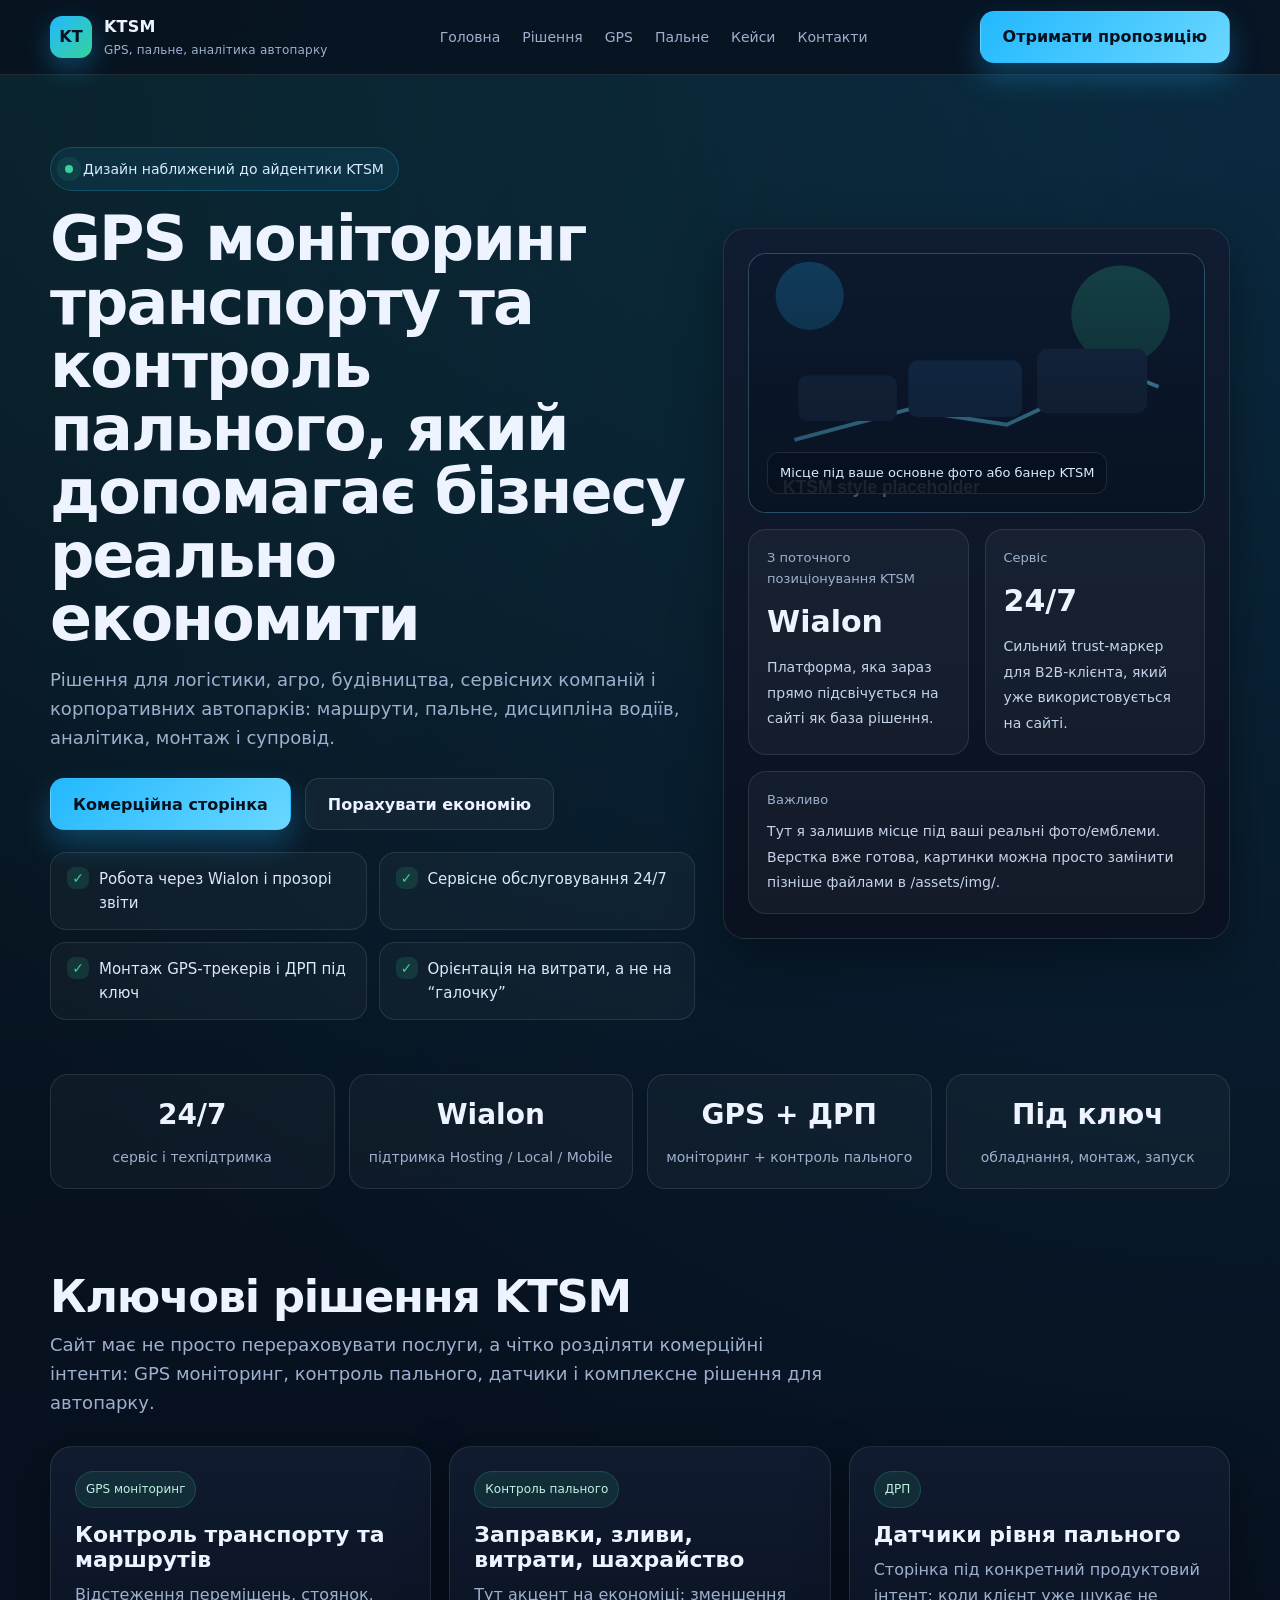
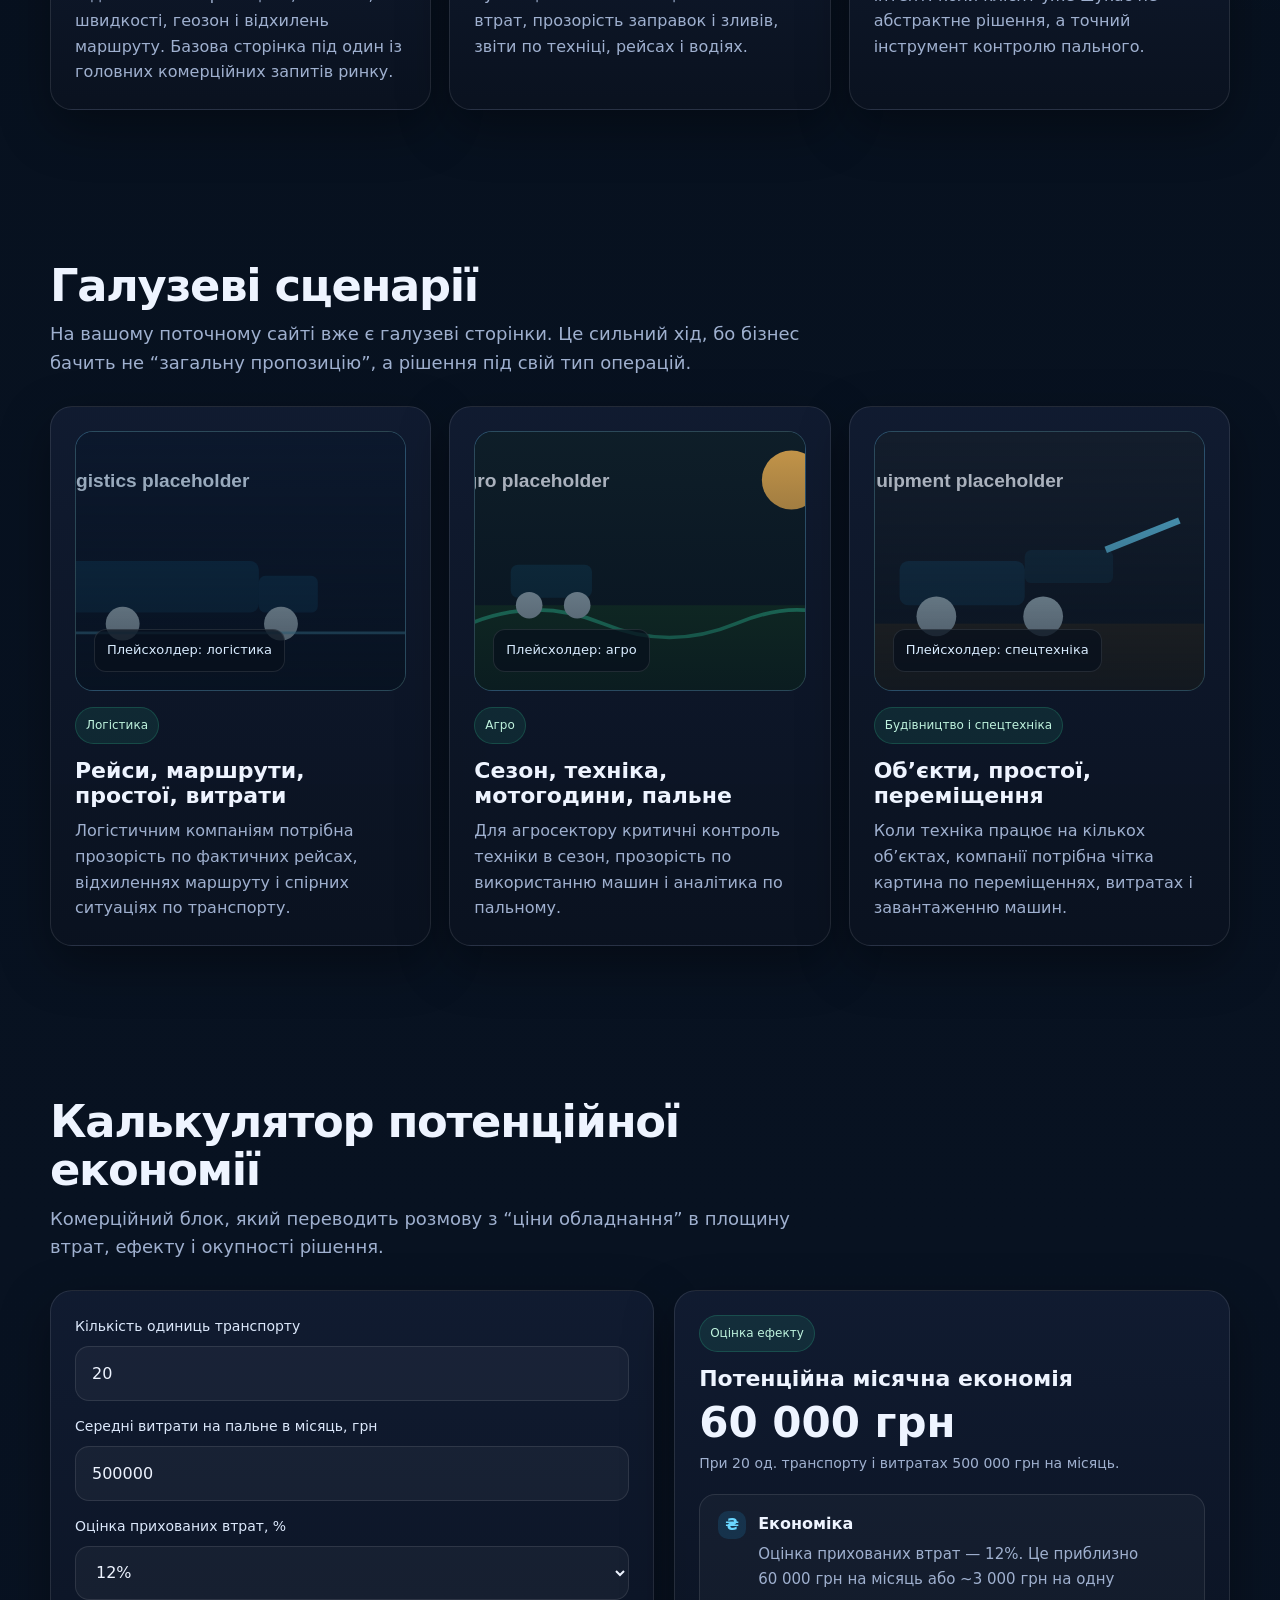
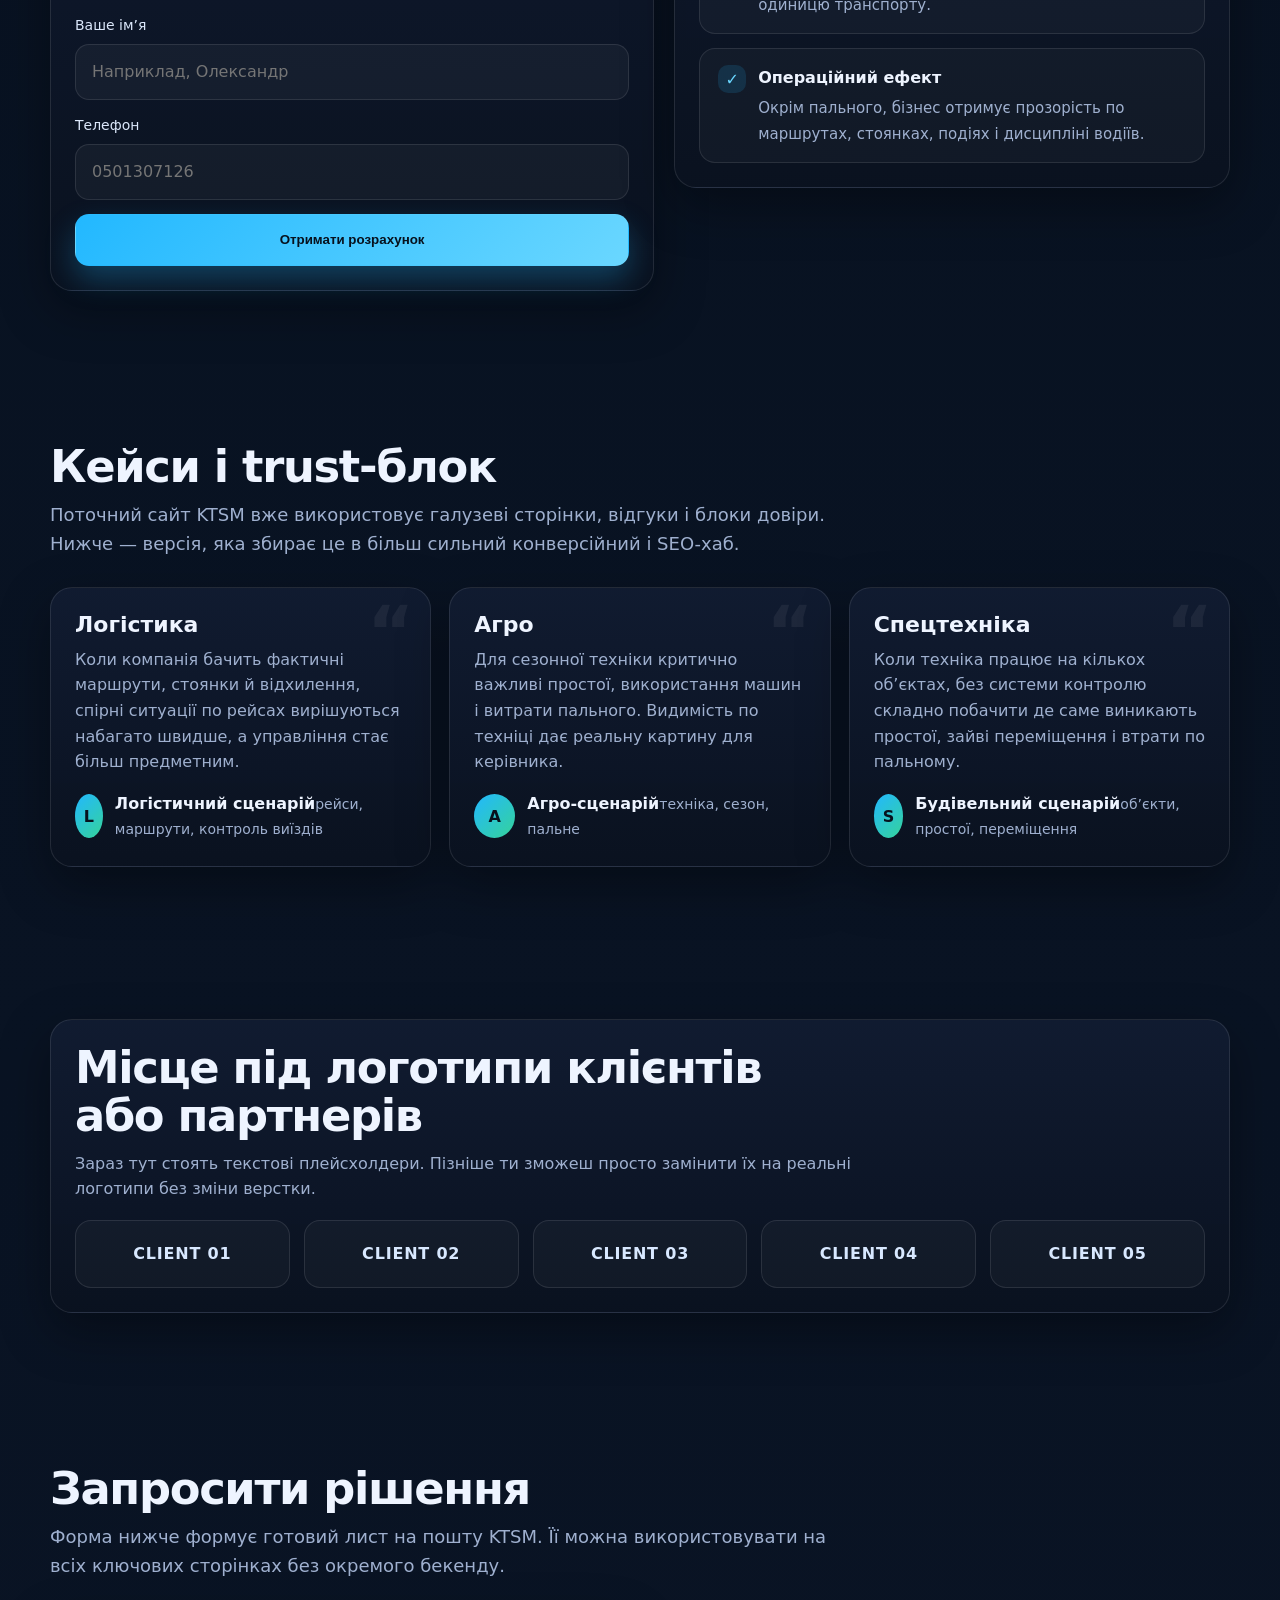
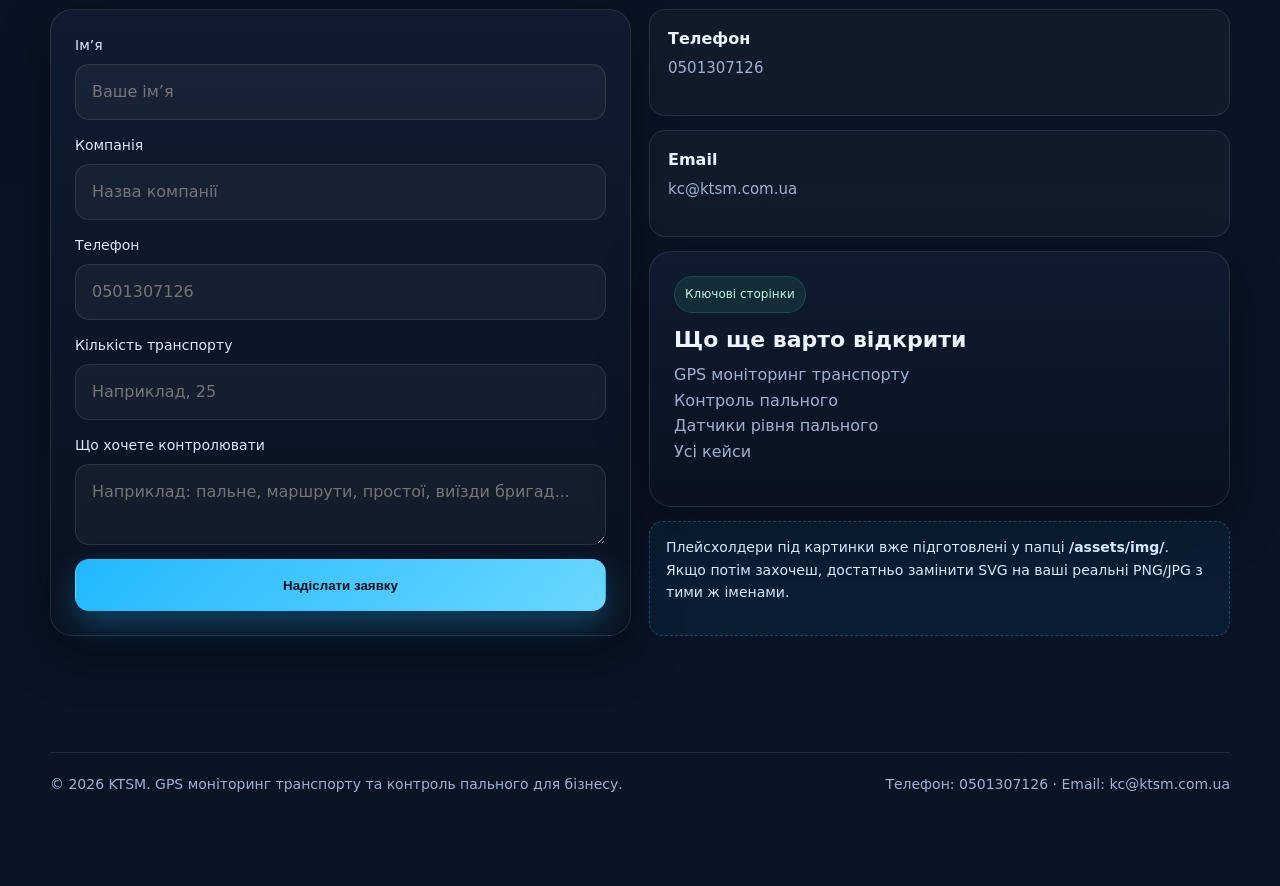
<file: index.html>
<!DOCTYPE html>
<html lang="uk">
<head>
  <meta charset="UTF-8" />
  <meta name="viewport" content="width=device-width, initial-scale=1.0" />
  <title>GPS моніторинг транспорту та контроль пального | KTSM</title>
  <meta name="description" content="GPS моніторинг транспорту, контроль пального, датчики рівня пального, аналітика автопарку та рішення для бізнесу." />
  <meta name="robots" content="index,follow" />
  <link rel="canonical" href="https://ktsm.com.ua/" />
  <meta property="og:type" content="website" />
  <meta property="og:title" content="GPS моніторинг транспорту та контроль пального | KTSM" />
  <meta property="og:description" content="GPS моніторинг транспорту, контроль пального, датчики рівня пального, аналітика автопарку та рішення для бізнесу." />
  <meta property="og:url" content="https://ktsm.com.ua/" />
  <meta property="og:site_name" content="KTSM" />
  <meta property="og:locale" content="uk_UA" />
  <link rel="stylesheet" href="assets/css/style.css" />
</head>
<body>

<header class="topbar">
  <div class="container topbar-inner">
    <a href="index.html" class="logo" aria-label="KTSM">
      <div class="logo-mark">KT</div>
      <div>KTSM<small>GPS, пальне, аналітика автопарку</small></div>
    </a>
    <nav class="nav" aria-label="Головне меню">
      <a href="index.html">Головна</a>
      <a href="fleet-solution.html">Рішення</a>
      <a href="gps-monitoring.html">GPS</a>
      <a href="fuel-control.html">Пальне</a>
      <a href="cases.html">Кейси</a>
      <a href="index.html#contact">Контакти</a>
    </nav>
    <a href="index.html#contact" class="btn btn-primary">Отримати пропозицію</a>
  </div>
</header>

<main>
  <section class="hero">
    <div class="container hero-grid">
      <div>
        <div class="eyebrow"><span class="dot"></span> Дизайн наближений до айдентики KTSM</div>
        <h1>GPS моніторинг транспорту та контроль пального, який допомагає бізнесу реально економити</h1>
        <p>Рішення для логістики, агро, будівництва, сервісних компаній і корпоративних автопарків: маршрути, пальне, дисципліна водіїв, аналітика, монтаж і супровід.</p>
        <div class="hero-actions">
          <a href="fleet-solution.html" class="btn btn-primary">Комерційна сторінка</a>
          <a href="#calculator" class="btn btn-secondary">Порахувати економію</a>
        </div>
        <div class="hero-points">
          <div class="point"><b>✓</b><div>Робота через Wialon і прозорі звіти</div></div>
          <div class="point"><b>✓</b><div>Сервісне обслуговування 24/7</div></div>
          <div class="point"><b>✓</b><div>Монтаж GPS-трекерів і ДРП під ключ</div></div>
          <div class="point"><b>✓</b><div>Орієнтація на витрати, а не на “галочку”</div></div>
        </div>
      </div>
      <aside class="hero-card">
        <div class="ktsm-hero-image"><div class="image-label">Місце під ваше основне фото або банер KTSM</div></div>
        <div class="dash" style="margin-top:16px">
          <div class="dash-row">
            <div class="metric">
              <small>З поточного позиціонування KTSM</small>
              <strong>Wialon</strong>
              <span>Платформа, яка зараз прямо підсвічується на сайті як база рішення.</span>
            </div>
            <div class="metric">
              <small>Сервіс</small>
              <strong>24/7</strong>
              <span>Сильний trust-маркер для B2B-клієнта, який уже використовується на сайті.</span>
            </div>
          </div>
          <div class="mini"><small>Важливо</small><span>Тут я залишив місце під ваші реальні фото/емблеми. Верстка вже готова, картинки можна просто замінити пізніше файлами в /assets/img/.</span></div>
        </div>
      </aside>
    </div>
  </section>

  <section class="trust">
    <div class="container">
      <div class="trust-grid">
        <div class="trust-item"><strong>24/7</strong><span>сервіс і техпідтримка</span></div>
        <div class="trust-item"><strong>Wialon</strong><span>підтримка Hosting / Local / Mobile</span></div>
        <div class="trust-item"><strong>GPS + ДРП</strong><span>моніторинг + контроль пального</span></div>
        <div class="trust-item"><strong>Під ключ</strong><span>обладнання, монтаж, запуск</span></div>
      </div>
    </div>
  </section>

  <section id="solutions">
    <div class="container">
      <div class="section-head">
        <h2>Ключові рішення KTSM</h2>
        <p>Сайт має не просто перераховувати послуги, а чітко розділяти комерційні інтенти: GPS моніторинг, контроль пального, датчики і комплексне рішення для автопарку.</p>
      </div>
      <div class="grid-3">
        <article class="card">
          <div class="badge">GPS моніторинг</div>
          <h3><a href="gps-monitoring.html">Контроль транспорту та маршрутів</a></h3>
          <p>Відстеження переміщень, стоянок, швидкості, геозон і відхилень маршруту. Базова сторінка під один із головних комерційних запитів ринку.</p>
        </article>
        <article class="card">
          <div class="badge">Контроль пального</div>
          <h3><a href="fuel-control.html">Заправки, зливи, витрати, шахрайство</a></h3>
          <p>Тут акцент на економіці: зменшення втрат, прозорість заправок і зливів, звіти по техніці, рейсах і водіях.</p>
        </article>
        <article class="card">
          <div class="badge">ДРП</div>
          <h3><a href="/fuel-sensors.html">Датчики рівня пального</a></h3>
          <p>Сторінка під конкретний продуктовий інтент: коли клієнт уже шукає не абстрактне рішення, а точний інструмент контролю пального.</p>
        </article>
      </div>
    </div>
  </section>

  <section id="industries">
    <div class="container">
      <div class="section-head">
        <h2>Галузеві сценарії</h2>
        <p>На вашому поточному сайті вже є галузеві сторінки. Це сильний хід, бо бізнес бачить не “загальну пропозицію”, а рішення під свій тип операцій.</p>
      </div>
      <div class="grid-3">
        <article class="card">
          <div class="sector-image logistics">
            <img src="assets/img/placeholder-logistics.svg" alt="Логістика" style="width:100%; height:200px; object-fit:cover; border-radius:8px;">
            <div class="image-label">Плейсхолдер: логістика</div></div>
          <div class="badge" style="margin-top:16px">Логістика</div>
          <h3><a href="logistics-case.html">Рейси, маршрути, простої, витрати</a></h3>
          <p>Логістичним компаніям потрібна прозорість по фактичних рейсах, відхиленнях маршруту і спірних ситуаціях по транспорту.</p>
        </article>

        <article class="card">
          <div class="sector-image agro">
            <img src="assets/img/placeholder-agro.svg" alt="Агро" style="width:100%; height:200px; object-fit:cover; border-radius:8px;">
            <div class="image-label">Плейсхолдер: агро</div></div>
          <div class="badge" style="margin-top:16px">Агро</div>
          <h3><a href="agro-case.html">Сезон, техніка, мотогодини, пальне</a></h3>
          <p>Для агросектору критичні контроль техніки в сезон, прозорість по використанню машин і аналітика по пальному.</p>
        </article>

        <article class="card">
          <div class="sector-image equipment">
            <img src="assets/img/placeholder-equipment.svg" alt="Спецтехніка" style="width:100%; height:200px; object-fit:cover; border-radius:8px;">
            <div class="image-label">Плейсхолдер: спецтехніка</div></div>
          <div class="badge" style="margin-top:16px">Будівництво і спецтехніка</div>
          <h3><a href="special-equipment-case.html">Об’єкти, простої, переміщення</a></h3>
          <p>Коли техніка працює на кількох об’єктах, компанії потрібна чітка картина по переміщеннях, витратах і завантаженню машин.</p>
        </article>
      </div>
    </div>
  </section>

  <section id="calculator">
    <div class="container">
      <div class="section-head">
        <h2>Калькулятор потенційної економії</h2>
        <p>Комерційний блок, який переводить розмову з “ціни обладнання” в площину втрат, ефекту і окупності рішення.</p>
      </div>
      <div class="roi">
        <div class="card">
          <div class="field"><label for="vehicles">Кількість одиниць транспорту</label><input id="vehicles" type="number" min="1" value="20" /></div>
          <div class="field"><label for="fuel">Середні витрати на пальне в місяць, грн</label><input id="fuel" type="number" min="0" value="500000" /></div>
          <div class="field"><label for="loss">Оцінка прихованих втрат, %</label><select id="loss"><option value="8">8%</option><option value="12" selected>12%</option><option value="15">15%</option><option value="20">20%</option></select></div>
          <div class="field"><label for="leadName">Ваше ім’я</label><input id="leadName" type="text" placeholder="Наприклад, Олександр" /></div>
          <div class="field"><label for="leadPhone">Телефон</label><input id="leadPhone" type="text" placeholder="0501307126" /></div>
          <button class="btn btn-primary" style="width:100%" onclick="sendEstimate()">Отримати розрахунок</button>
          <div class="success" id="calcSuccess">Розрахунок підготовлено. Зараз відкриється поштовий клієнт.</div>
        </div>
        <aside class="card calc-result">
          <div class="badge">Оцінка ефекту</div>
          <h3>Потенційна місячна економія</h3>
          <div class="big" id="savingValue">60 000 грн</div>
          <div class="subtle" id="savingDetails">При 20 од. транспорту і витратах 500 000 грн на місяць.</div>
          <div class="list">
            <div class="li"><div class="mark">₴</div><div><strong>Економіка</strong><span id="economyText">Навіть помірні втрати по пальному дуже швидко стають відчутними для автопарку.</span></div></div>
            <div class="li"><div class="mark">✓</div><div><strong>Операційний ефект</strong><span>Окрім пального, бізнес отримує прозорість по маршрутах, стоянках, подіях і дисципліні водіїв.</span></div></div>
          </div>
        </aside>
      </div>
    </div>
  </section>

  <section id="cases">
    <div class="container">
      <div class="section-head">
        <h2>Кейси і trust-блок</h2>
        <p>Поточний сайт KTSM вже використовує галузеві сторінки, відгуки і блоки довіри. Нижче — версія, яка збирає це в більш сильний конверсійний і SEO-хаб.</p>
      </div>
      <div class="quotes">
        <article class="card quote">
          <h3>Логістика</h3>
          <p>Коли компанія бачить фактичні маршрути, стоянки й відхилення, спірні ситуації по рейсах вирішуються набагато швидше, а управління стає більш предметним.</p>
          <div class="person"><div class="avatar">L</div><div><strong>Логістичний сценарій</strong><span class="subtle">рейси, маршрути, контроль виїздів</span></div></div>
        </article>
        <article class="card quote">
          <h3>Агро</h3>
          <p>Для сезонної техніки критично важливі простої, використання машин і витрати пального. Видимість по техніці дає реальну картину для керівника.</p>
          <div class="person"><div class="avatar">A</div><div><strong>Агро-сценарій</strong><span class="subtle">техніка, сезон, пальне</span></div></div>
        </article>
        <article class="card quote">
          <h3>Спецтехніка</h3>
          <p>Коли техніка працює на кількох об’єктах, без системи контролю складно побачити де саме виникають простої, зайві переміщення і втрати по пальному.</p>
          <div class="person"><div class="avatar">S</div><div><strong>Будівельний сценарій</strong><span class="subtle">об’єкти, простої, переміщення</span></div></div>
        </article>
      </div>
    </div>
  </section>

  <section>
    <div class="container">
      <div class="card">
        <div class="section-head" style="margin-bottom:18px">
          <h2>Місце під логотипи клієнтів або партнерів</h2>
          <p>Зараз тут стоять текстові плейсхолдери. Пізніше ти зможеш просто замінити їх на реальні логотипи без зміни верстки.</p>
        </div>
        <div class="logo-strip">
          <div class="logo-chip">CLIENT 01</div>
          <div class="logo-chip">CLIENT 02</div>
          <div class="logo-chip">CLIENT 03</div>
          <div class="logo-chip">CLIENT 04</div>
          <div class="logo-chip">CLIENT 05</div>
        </div>
      </div>
    </div>
  </section>

  <section id="contact">
    <div class="container">
      <div class="section-head">
        <h2>Запросити рішення</h2>
        <p>Форма нижче формує готовий лист на пошту KTSM. Її можна використовувати на всіх ключових сторінках без окремого бекенду.</p>
      </div>
      <div class="contact-grid">
        <div class="card">
          <div class="field"><label for="name">Ім’я</label><input id="name" type="text" placeholder="Ваше ім’я" /></div>
          <div class="field"><label for="company">Компанія</label><input id="company" type="text" placeholder="Назва компанії" /></div>
          <div class="field"><label for="phone">Телефон</label><input id="phone" type="text" placeholder="0501307126" /></div>
          <div class="field"><label for="fleet">Кількість транспорту</label><input id="fleet" type="number" min="1" placeholder="Наприклад, 25" /></div>
          <div class="field"><label for="message">Що хочете контролювати</label><textarea id="message" placeholder="Наприклад: пальне, маршрути, простої, виїзди бригад..."></textarea></div>
          <button class="btn btn-primary" style="width:100%" onclick="sendLead()">Надіслати заявку</button>
          <div class="success" id="successBox">Повідомлення сформовано. Зараз відкриється поштовий клієнт.</div>
          <div class="error" id="errorBox">Заповніть хоча б ім’я і телефон.</div>
        </div>
        <div class="contact-info">
          <a class="contact-link" href="tel:0501307126"><strong>Телефон</strong><span>0501307126</span></a>
          <a class="contact-link" href="mailto:kc@ktsm.com.ua"><strong>Email</strong><span>kc@ktsm.com.ua</span></a>
          <div class="card">
            <div class="badge">Ключові сторінки</div>
            <h3>Що ще варто відкрити</h3>
            <p><a href="gps-monitoring.html">GPS моніторинг транспорту</a><br><a href="fuel-control.html">Контроль пального</a><br><a href="/fuel-sensors.html">Датчики рівня пального</a><br><a href="cases.html">Усі кейси</a></p>
          </div>
          <div class="note">Плейсхолдери під картинки вже підготовлені у папці <strong>/assets/img/</strong>. Якщо потім захочеш, достатньо замінити SVG на ваші реальні PNG/JPG з тими ж іменами.</div>
        </div>
      </div>
    </div>
  </section>
</main>

<footer>
  <div class="container footer-inner">
    <div>© 2026 KTSM. GPS моніторинг транспорту та контроль пального для бізнесу.</div>
    <div>Телефон: 0501307126 · Email: kc@ktsm.com.ua</div>
  </div>
</footer>

<div class="sticky">
  <div class="sticky-inner">
    <div><strong>Потрібна комерційна пропозиція?</strong><span>Залиште заявку і отримайте розрахунок рішення</span></div>
    <a href="#contact" class="btn btn-primary">Залишити заявку</a>
  </div>
</div>

<script src="assets/js/main.js"></script>
</body>
</html>
</file>
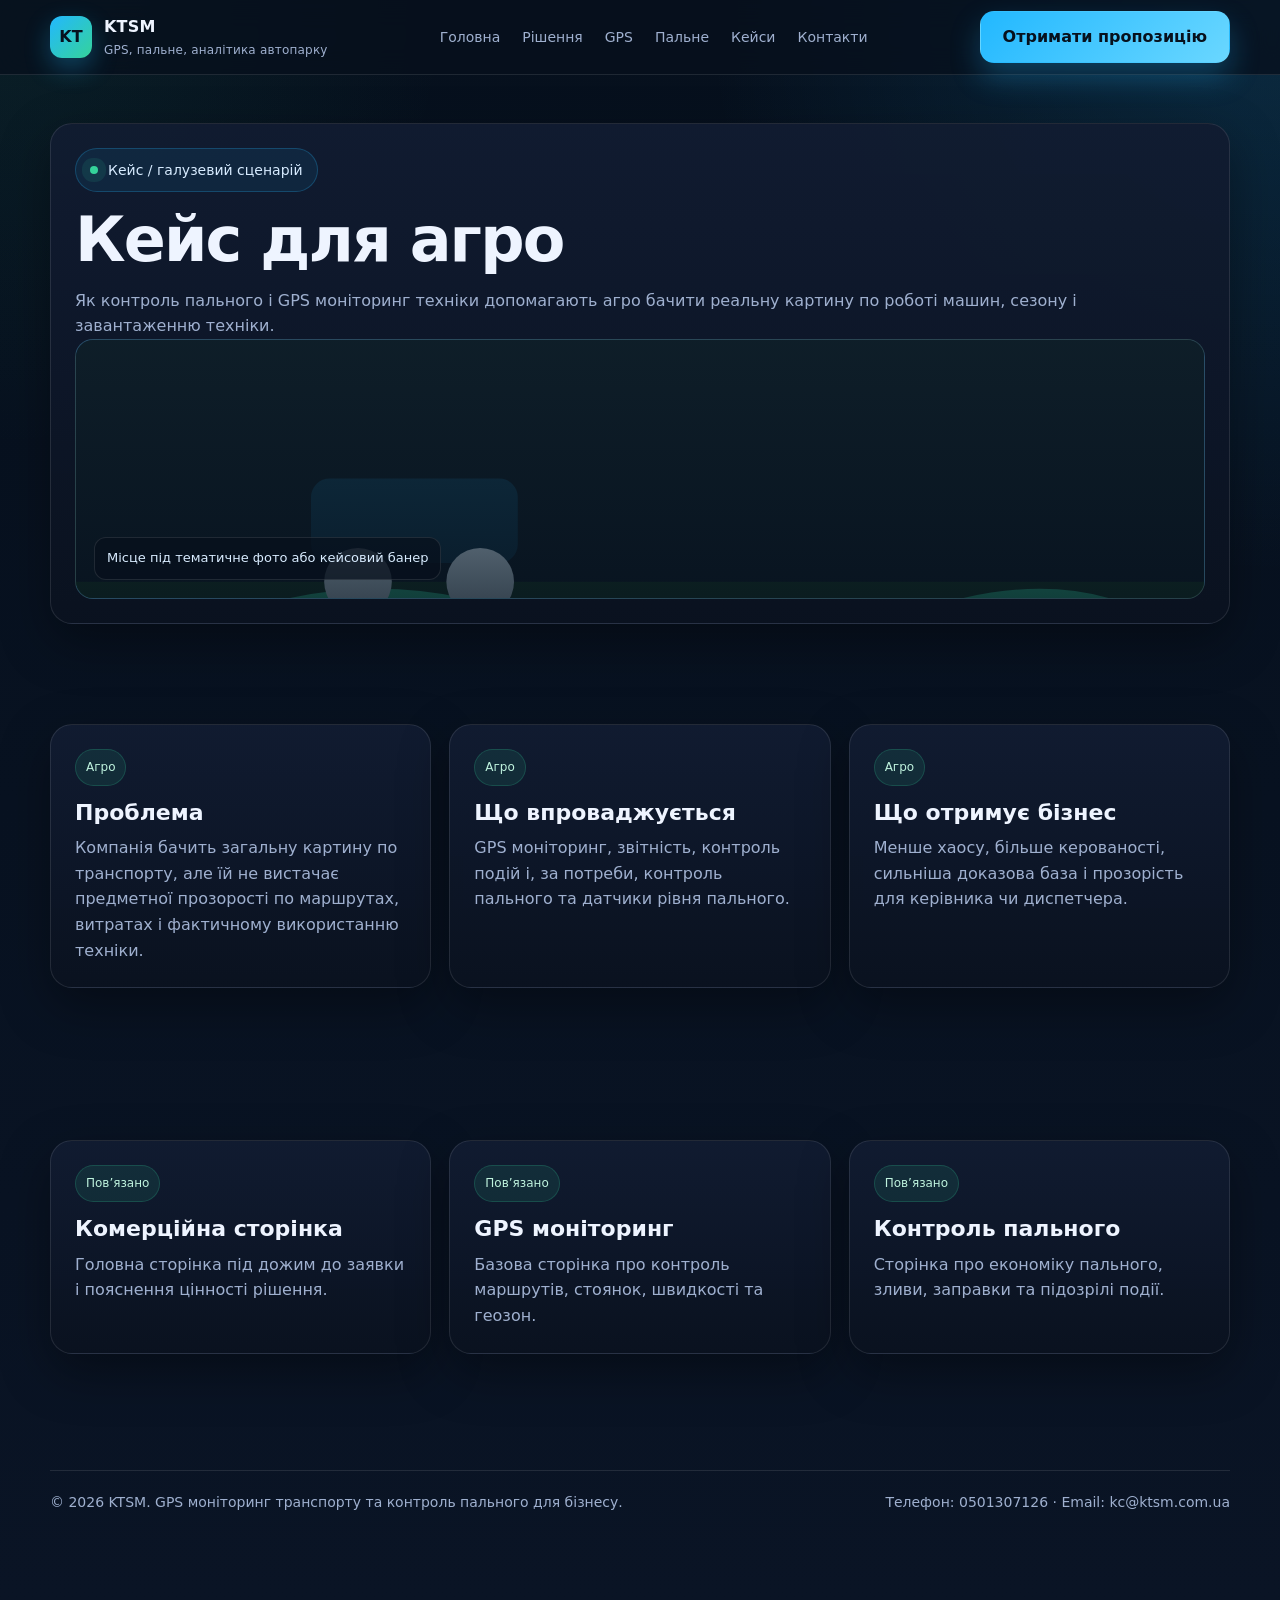
<file: agro-case.html>
<!DOCTYPE html>
<html lang="uk">
<head>
  <meta charset="UTF-8" />
  <meta name="viewport" content="width=device-width, initial-scale=1.0" />
  <title>Кейс для агро | KTSM</title>
  <meta name="description" content="Як контроль пального і GPS моніторинг техніки допомагають агро бачити реальну картину по роботі машин, сезону і завантаженню техніки." />
  <meta name="robots" content="index,follow" />
  <link rel="canonical" href="https://ktsm.com.ua/agro-case.html" />
  <meta property="og:type" content="website" />
  <meta property="og:title" content="Кейс для агро | KTSM" />
  <meta property="og:description" content="Як контроль пального і GPS моніторинг техніки допомагають агро бачити реальну картину по роботі машин, сезону і завантаженню техніки." />
  <meta property="og:url" content="https://ktsm.com.ua/agro-case.html" />
  <meta property="og:site_name" content="KTSM" />
  <meta property="og:locale" content="uk_UA" />
  <link rel="stylesheet" href="assets/css/style.css" />
</head>
<body>

<header class="topbar">
  <div class="container topbar-inner">
    <a href="index.html" class="logo" aria-label="KTSM">
      <div class="logo-mark">KT</div>
      <div>KTSM<small>GPS, пальне, аналітика автопарку</small></div>
    </a>
    <nav class="nav" aria-label="Головне меню">
      <a href="index.html">Головна</a>
      <a href="fleet-solution.html">Рішення</a>
      <a href="gps-monitoring.html">GPS</a>
      <a href="fuel-control.html">Пальне</a>
      <a href="cases.html">Кейси</a>
      <a href="index.html#contact">Контакти</a>
    </nav>
    <a href="index.html#contact" class="btn btn-primary">Отримати пропозицію</a>
  </div>
</header>

<main>
  <section class="page-hero">
    <div class="container">
      <div class="card">
        <div class="eyebrow"><span class="dot"></span> Кейс / галузевий сценарій</div>
        <h1>Кейс для агро</h1>
        <p>Як контроль пального і GPS моніторинг техніки допомагають агро бачити реальну картину по роботі машин, сезону і завантаженню техніки.</p>
        <div class="sector-image agro"><div class="image-label">Місце під тематичне фото або кейсовий банер</div></div>
      </div>
    </div>
  </section>
  <section>
    <div class="container grid-3">
      <article class="card"><div class="badge">Агро</div><h3>Проблема</h3><p>Компанія бачить загальну картину по транспорту, але їй не вистачає предметної прозорості по маршрутах, витратах і фактичному використанню техніки.</p></article>
      <article class="card"><div class="badge">Агро</div><h3>Що впроваджується</h3><p>GPS моніторинг, звітність, контроль подій і, за потреби, контроль пального та датчики рівня пального.</p></article>
      <article class="card"><div class="badge">Агро</div><h3>Що отримує бізнес</h3><p>Менше хаосу, більше керованості, сильніша доказова база і прозорість для керівника чи диспетчера.</p></article>
    </div>
  </section>
  <section>
    <div class="container grid-3">
      <article class="card"><div class="badge">Пов’язано</div><h3><a href="fleet-solution.html">Комерційна сторінка</a></h3><p>Головна сторінка під дожим до заявки і пояснення цінності рішення.</p></article>
      <article class="card"><div class="badge">Пов’язано</div><h3><a href="gps-monitoring.html">GPS моніторинг</a></h3><p>Базова сторінка про контроль маршрутів, стоянок, швидкості та геозон.</p></article>
      <article class="card"><div class="badge">Пов’язано</div><h3><a href="fuel-control.html">Контроль пального</a></h3><p>Сторінка про економіку пального, зливи, заправки та підозрілі події.</p></article>
    </div>
  </section>
</main>

<footer>
  <div class="container footer-inner">
    <div>© 2026 KTSM. GPS моніторинг транспорту та контроль пального для бізнесу.</div>
    <div>Телефон: 0501307126 · Email: kc@ktsm.com.ua</div>
  </div>
</footer>

<script src="assets/js/main.js"></script>
</body>
</html>
</file>
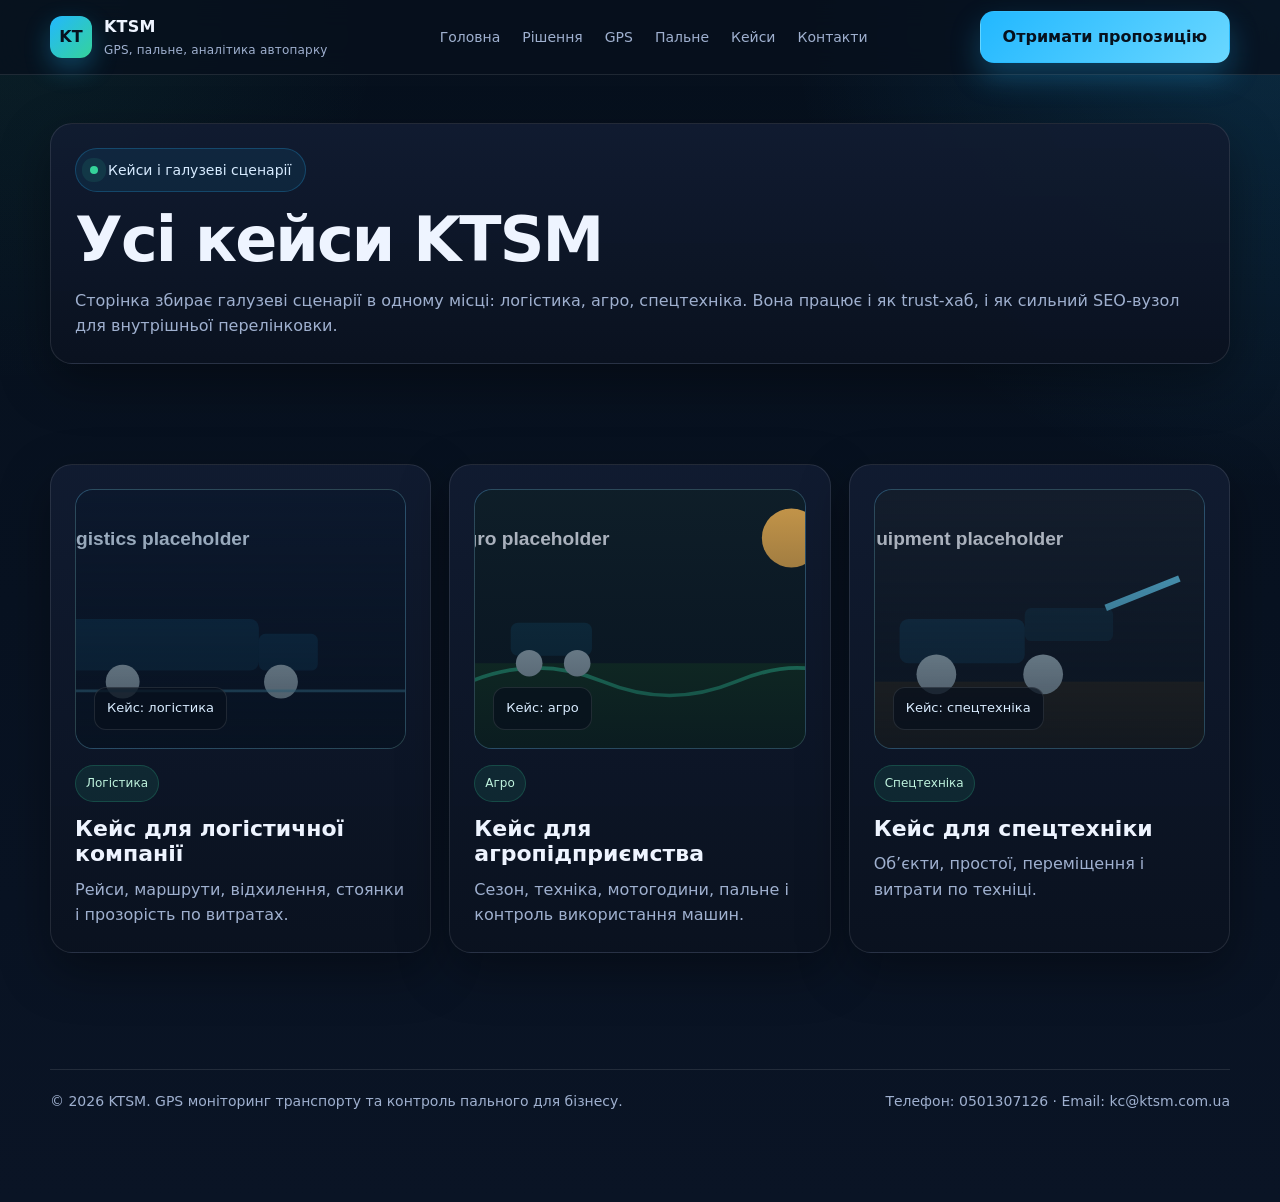
<file: cases.html>
<!DOCTYPE html>
<html lang="uk">
<head>
  <meta charset="UTF-8" />
  <meta name="viewport" content="width=device-width, initial-scale=1.0" />
  <title>Усі кейси | KTSM</title>
  <meta name="description" content="Кейси KTSM: логістика, агро, спецтехніка. GPS моніторинг, контроль пального і управлінська прозорість." />
  <meta name="robots" content="index,follow" />
  <link rel="canonical" href="https://ktsm.com.uacases.html" />
  <meta property="og:type" content="website" />
  <meta property="og:title" content="Усі кейси | KTSM" />
  <meta property="og:description" content="Кейси KTSM: логістика, агро, спецтехніка. GPS моніторинг, контроль пального і управлінська прозорість." />
  <meta property="og:url" content="https://ktsm.com.uacases.html" />
  <meta property="og:site_name" content="KTSM" />
  <meta property="og:locale" content="uk_UA" />
  <link rel="stylesheet" href="assets/css/style.css" />
</head>
<body>

<header class="topbar">
  <div class="container topbar-inner">
    <a href="index.html" class="logo" aria-label="KTSM">
      <div class="logo-mark">KT</div>
      <div>KTSM<small>GPS, пальне, аналітика автопарку</small></div>
    </a>
    <nav class="nav" aria-label="Головне меню">
      <a href="index.html">Головна</a>
      <a href="fleet-solution.html">Рішення</a>
      <a href="gps-monitoring.html">GPS</a>
      <a href="fuel-control.html">Пальне</a>
      <a href="cases.html">Кейси</a>
      <a href="index.html#contact">Контакти</a>
    </nav>
    <a href="index.html#contact" class="btn btn-primary">Отримати пропозицію</a>
  </div>
</header>

<main>
  <section class="page-hero">
    <div class="container">
      <div class="card">
        <div class="eyebrow"><span class="dot"></span> Кейси і галузеві сценарії</div>
        <h1>Усі кейси KTSM</h1>
        <p>Сторінка збирає галузеві сценарії в одному місці: логістика, агро, спецтехніка. Вона працює і як trust-хаб, і як сильний SEO-вузол для внутрішньої перелінковки.</p>
      </div>
    </div>
  </section>
  <section>
    <div class="container grid-3">
      <article class="card"><div class="sector-image logistics"><div class="image-label">Кейс: логістика</div></div><div class="badge" style="margin-top:16px">Логістика</div><h3><a href="/logistics-case.html">Кейс для логістичної компанії</a></h3><p>Рейси, маршрути, відхилення, стоянки і прозорість по витратах.</p></article>
      <article class="card"><div class="sector-image agro"><div class="image-label">Кейс: агро</div></div><div class="badge" style="margin-top:16px">Агро</div><h3><a href="/agro-case.html">Кейс для агропідприємства</a></h3><p>Сезон, техніка, мотогодини, пальне і контроль використання машин.</p></article>
      <article class="card"><div class="sector-image equipment"><div class="image-label">Кейс: спецтехніка</div></div><div class="badge" style="margin-top:16px">Спецтехніка</div><h3><a href="/special-equipment-case.html">Кейс для спецтехніки</a></h3><p>Об’єкти, простої, переміщення і витрати по техніці.</p></article>
    </div>
  </section>
</main>

<footer>
  <div class="container footer-inner">
    <div>© 2026 KTSM. GPS моніторинг транспорту та контроль пального для бізнесу.</div>
    <div>Телефон: 0501307126 · Email: kc@ktsm.com.ua</div>
  </div>
</footer>

<script src="assets/js/main.js"></script>
</body>
</html>
</file>
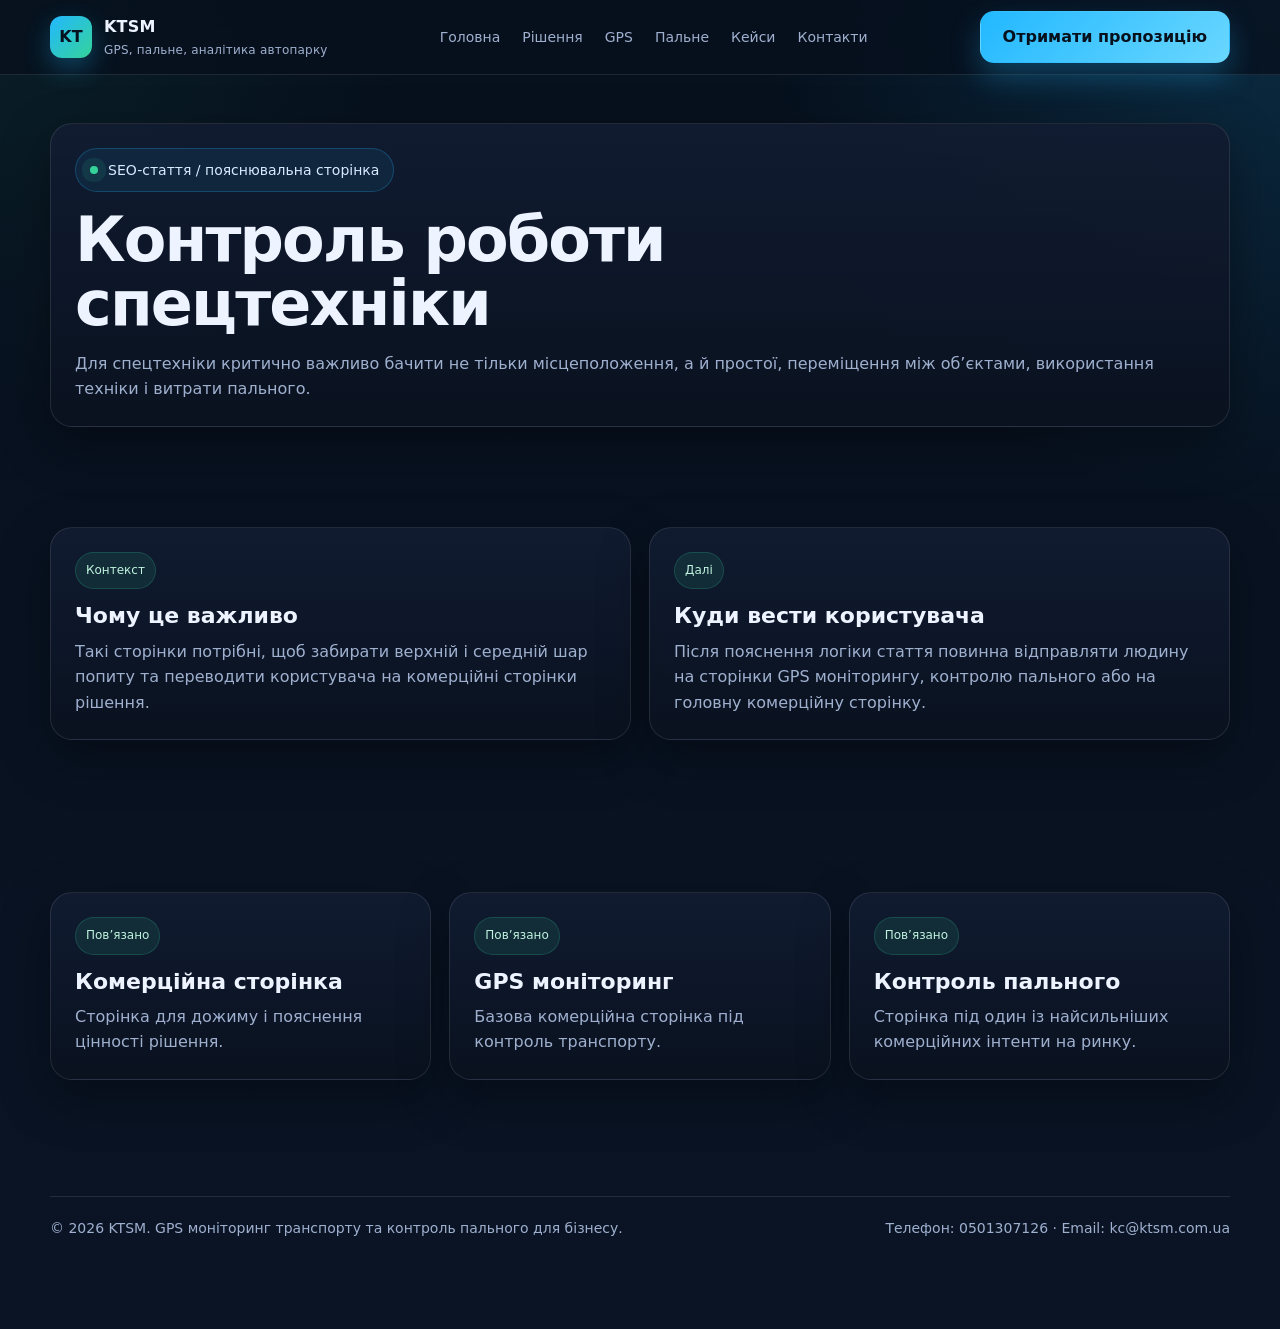
<file: equipment-control.html>
<!DOCTYPE html>
<html lang="uk">
<head>
  <meta charset="UTF-8" />
  <meta name="viewport" content="width=device-width, initial-scale=1.0" />
  <title>Контроль роботи спецтехніки | KTSM</title>
  <meta name="description" content="Для спецтехніки критично важливо бачити не тільки місцеположення, а й простої, переміщення між об’єктами, використання техніки і витрати пального." />
  <meta name="robots" content="index,follow" />
  <link rel="canonical" href="https://ktsm.com.ua/equipment-control.html" />
  <meta property="og:type" content="website" />
  <meta property="og:title" content="Контроль роботи спецтехніки | KTSM" />
  <meta property="og:description" content="Для спецтехніки критично важливо бачити не тільки місцеположення, а й простої, переміщення між об’єктами, використання техніки і витрати пального." />
  <meta property="og:url" content="https://ktsm.com.ua/equipment-control.html" />
  <meta property="og:site_name" content="KTSM" />
  <meta property="og:locale" content="uk_UA" />
  <link rel="stylesheet" href="assets/css/style.css" />
</head>
<body>

<header class="topbar">
  <div class="container topbar-inner">
    <a href="index.html" class="logo" aria-label="KTSM">
      <div class="logo-mark">KT</div>
      <div>KTSM<small>GPS, пальне, аналітика автопарку</small></div>
    </a>
    <nav class="nav" aria-label="Головне меню">
      <a href="index.html">Головна</a>
      <a href="fleet-solution.html">Рішення</a>
      <a href="gps-monitoring.html">GPS</a>
      <a href="fuel-control.html">Пальне</a>
      <a href="cases.html">Кейси</a>
      <a href="index.html#contact">Контакти</a>
    </nav>
    <a href="index.html#contact" class="btn btn-primary">Отримати пропозицію</a>
  </div>
</header>

<main>
  <section class="page-hero">
    <div class="container">
      <div class="card">
        <div class="eyebrow"><span class="dot"></span> SEO-стаття / пояснювальна сторінка</div>
        <h1>Контроль роботи спецтехніки</h1>
        <p>Для спецтехніки критично важливо бачити не тільки місцеположення, а й простої, переміщення між об’єктами, використання техніки і витрати пального.</p>
      </div>
    </div>
  </section>
  <section>
    <div class="container grid-2">
      <article class="card"><div class="badge">Контекст</div><h3>Чому це важливо</h3><p>Такі сторінки потрібні, щоб забирати верхній і середній шар попиту та переводити користувача на комерційні сторінки рішення.</p></article>
      <article class="card"><div class="badge">Далі</div><h3>Куди вести користувача</h3><p>Після пояснення логіки стаття повинна відправляти людину на сторінки GPS моніторингу, контролю пального або на головну комерційну сторінку.</p></article>
    </div>
  </section>
  <section>
    <div class="container grid-3">
      <article class="card"><div class="badge">Пов’язано</div><h3><a href="fleet-solution.html">Комерційна сторінка</a></h3><p>Сторінка для дожиму і пояснення цінності рішення.</p></article>
      <article class="card"><div class="badge">Пов’язано</div><h3><a href="gps-monitoring.html">GPS моніторинг</a></h3><p>Базова комерційна сторінка під контроль транспорту.</p></article>
      <article class="card"><div class="badge">Пов’язано</div><h3><a href="fuel-control.html">Контроль пального</a></h3><p>Сторінка під один із найсильніших комерційних інтенти на ринку.</p></article>
    </div>
  </section>
</main>

<footer>
  <div class="container footer-inner">
    <div>© 2026 KTSM. GPS моніторинг транспорту та контроль пального для бізнесу.</div>
    <div>Телефон: 0501307126 · Email: kc@ktsm.com.ua</div>
  </div>
</footer>

<script src="assets/js/main.js"></script>
</body>
</html>
</file>
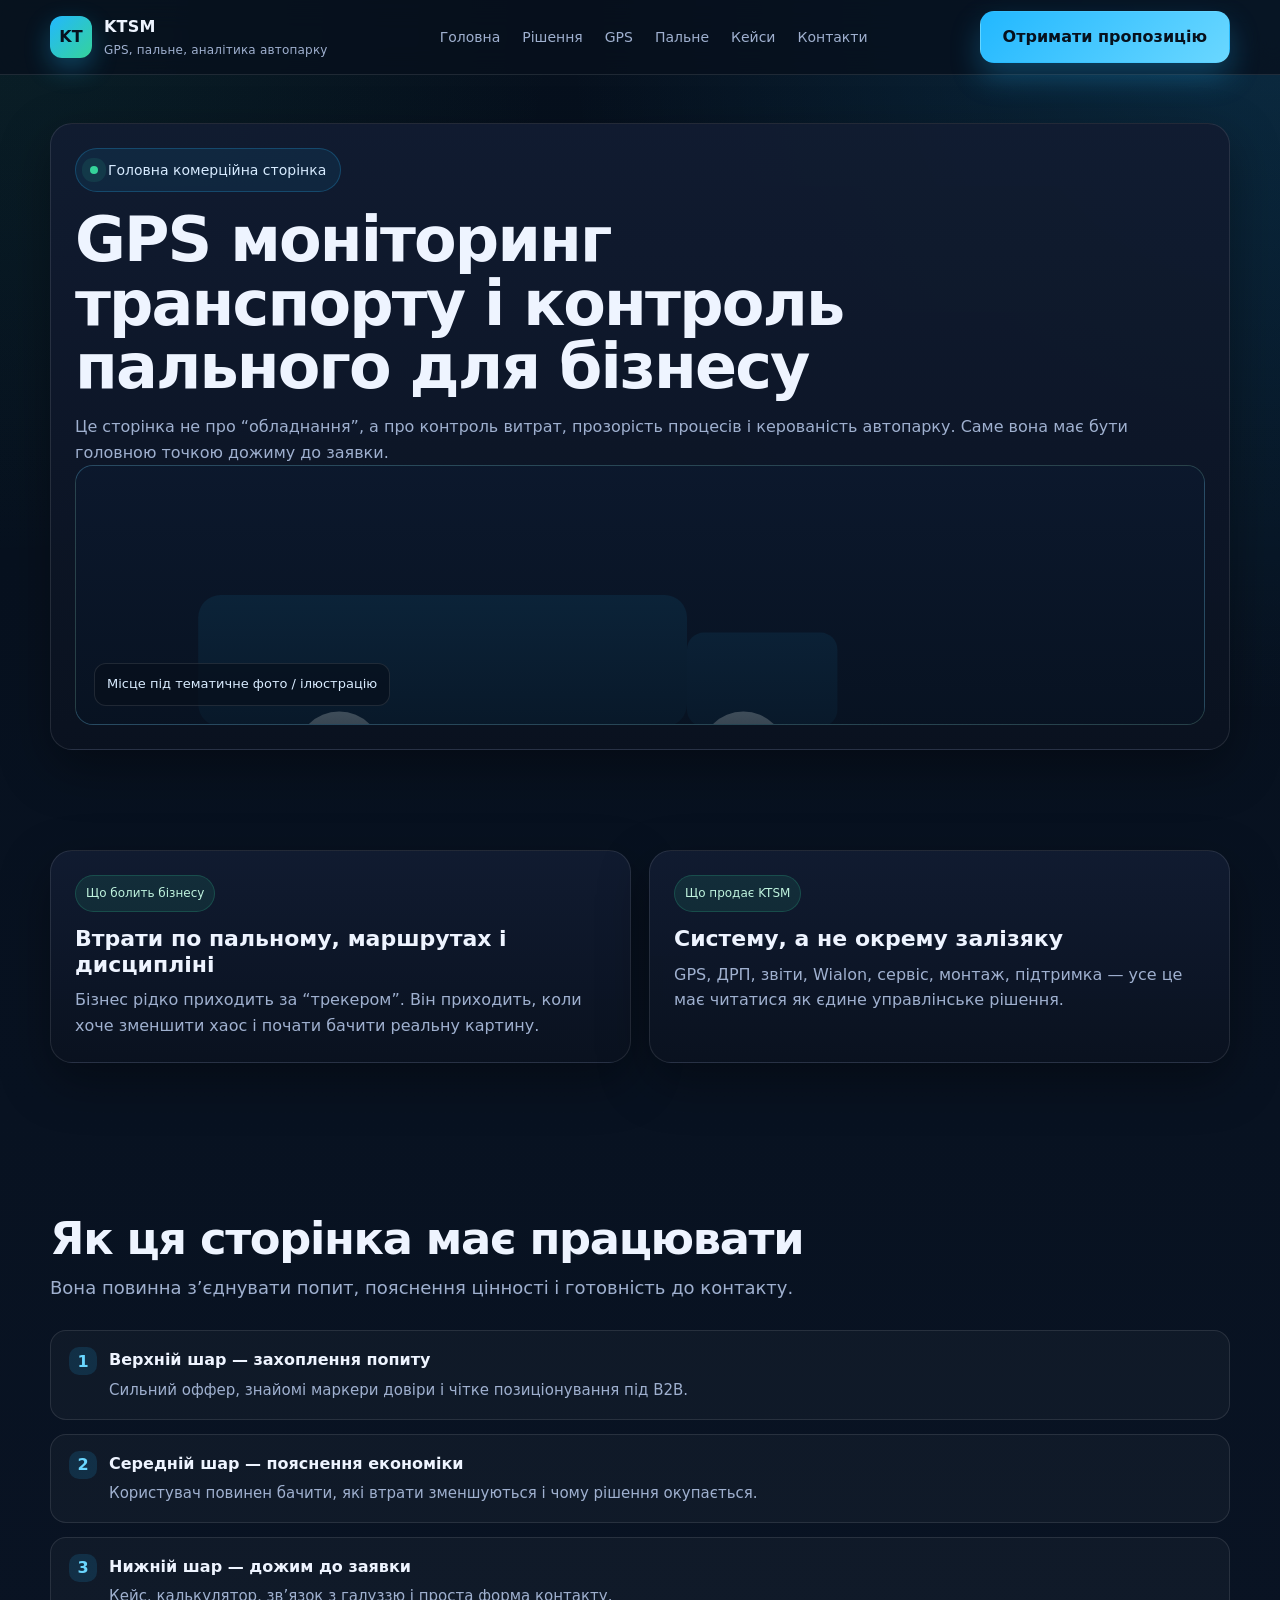
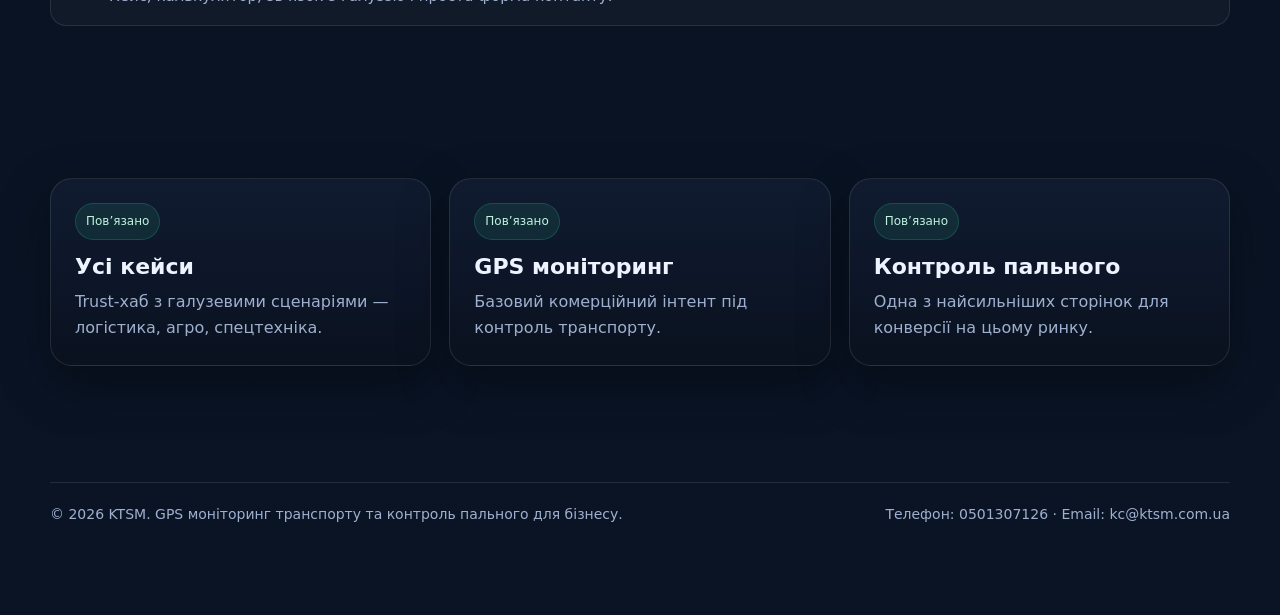
<file: fleet-solution.html>
<!DOCTYPE html>
<html lang="uk">
<head>
  <meta charset="UTF-8" />
  <meta name="viewport" content="width=device-width, initial-scale=1.0" />
  <title>GPS моніторинг транспорту і контроль пального для бізнесу | KTSM</title>
  <meta name="description" content="Це сторінка не про “обладнання”, а про контроль витрат, прозорість процесів і керованість автопарку. Саме вона має бути головною точкою дожиму до заявки." />
  <meta name="robots" content="index,follow" />
  <link rel="canonical" href="https://ktsm.com.ua/fleet-solution.html" />
  <meta property="og:type" content="website" />
  <meta property="og:title" content="GPS моніторинг транспорту і контроль пального для бізнесу | KTSM" />
  <meta property="og:description" content="Це сторінка не про “обладнання”, а про контроль витрат, прозорість процесів і керованість автопарку. Саме вона має бути головною точкою дожиму до заявки." />
  <meta property="og:url" content="https://ktsm.com.ua/fleet-solution.html" />
  <meta property="og:site_name" content="KTSM" />
  <meta property="og:locale" content="uk_UA" />
  <link rel="stylesheet" href="assets/css/style.css" />
</head>
<body>

<header class="topbar">
  <div class="container topbar-inner">
    <a href="index.html" class="logo" aria-label="KTSM">
      <div class="logo-mark">KT</div>
      <div>KTSM<small>GPS, пальне, аналітика автопарку</small></div>
    </a>
    <nav class="nav" aria-label="Головне меню">
      <a href="index.html">Головна</a>
      <a href="fleet-solution.html">Рішення</a>
      <a href="gps-monitoring.html">GPS</a>
      <a href="fuel-control.html">Пальне</a>
      <a href="cases.html">Кейси</a>
      <a href="index.html#contact">Контакти</a>
    </nav>
    <a href="index.html#contact" class="btn btn-primary">Отримати пропозицію</a>
  </div>
</header>

<main>
  <section class="page-hero">
    <div class="container">
      <div class="card">
        <div class="eyebrow"><span class="dot"></span> Головна комерційна сторінка</div>
        <h1>GPS моніторинг транспорту і контроль пального для бізнесу</h1>
        <p>Це сторінка не про “обладнання”, а про контроль витрат, прозорість процесів і керованість автопарку. Саме вона має бути головною точкою дожиму до заявки.</p>
        <div class="sector-image logistics"><div class="image-label">Місце під тематичне фото / ілюстрацію</div></div>
      </div>
    </div>
  </section>
  <section><div class="container"><div class="grid-2"><article class="card"><div class="badge">Що болить бізнесу</div><h3>Втрати по пальному, маршрутах і дисципліні</h3><p>Бізнес рідко приходить за “трекером”. Він приходить, коли хоче зменшити хаос і почати бачити реальну картину.</p></article><article class="card"><div class="badge">Що продає KTSM</div><h3>Систему, а не окрему залізяку</h3><p>GPS, ДРП, звіти, Wialon, сервіс, монтаж, підтримка — усе це має читатися як єдине управлінське рішення.</p></article></div></div></section><section><div class="container"><div class="section-head"><h2>Як ця сторінка має працювати</h2><p>Вона повинна з’єднувати попит, пояснення цінності і готовність до контакту.</p></div><div class="list"><div class="li"><div class="mark">1</div><div><strong>Верхній шар — захоплення попиту</strong><span>Сильний оффер, знайомі маркери довіри і чітке позиціонування під B2B.</span></div></div><div class="li"><div class="mark">2</div><div><strong>Середній шар — пояснення економіки</strong><span>Користувач повинен бачити, які втрати зменшуються і чому рішення окупається.</span></div></div><div class="li"><div class="mark">3</div><div><strong>Нижній шар — дожим до заявки</strong><span>Кейс, калькулятор, зв’язок з галуззю і проста форма контакту.</span></div></div></div></div></section>
  <section><div class="container"><div class="grid-3"><article class="card"><div class="badge">Пов’язано</div><h3><a href="cases.html">Усі кейси</a></h3><p>Trust-хаб з галузевими сценаріями — логістика, агро, спецтехніка.</p></article><article class="card"><div class="badge">Пов’язано</div><h3><a href="gps-monitoring.html">GPS моніторинг</a></h3><p>Базовий комерційний інтент під контроль транспорту.</p></article><article class="card"><div class="badge">Пов’язано</div><h3><a href="fuel-control.html">Контроль пального</a></h3><p>Одна з найсильніших сторінок для конверсії на цьому ринку.</p></article></div></div></section>
</main>

<footer>
  <div class="container footer-inner">
    <div>© 2026 KTSM. GPS моніторинг транспорту та контроль пального для бізнесу.</div>
    <div>Телефон: 0501307126 · Email: kc@ktsm.com.ua</div>
  </div>
</footer>

<script src="assets/js/main.js"></script>
</body>
</html>
</file>
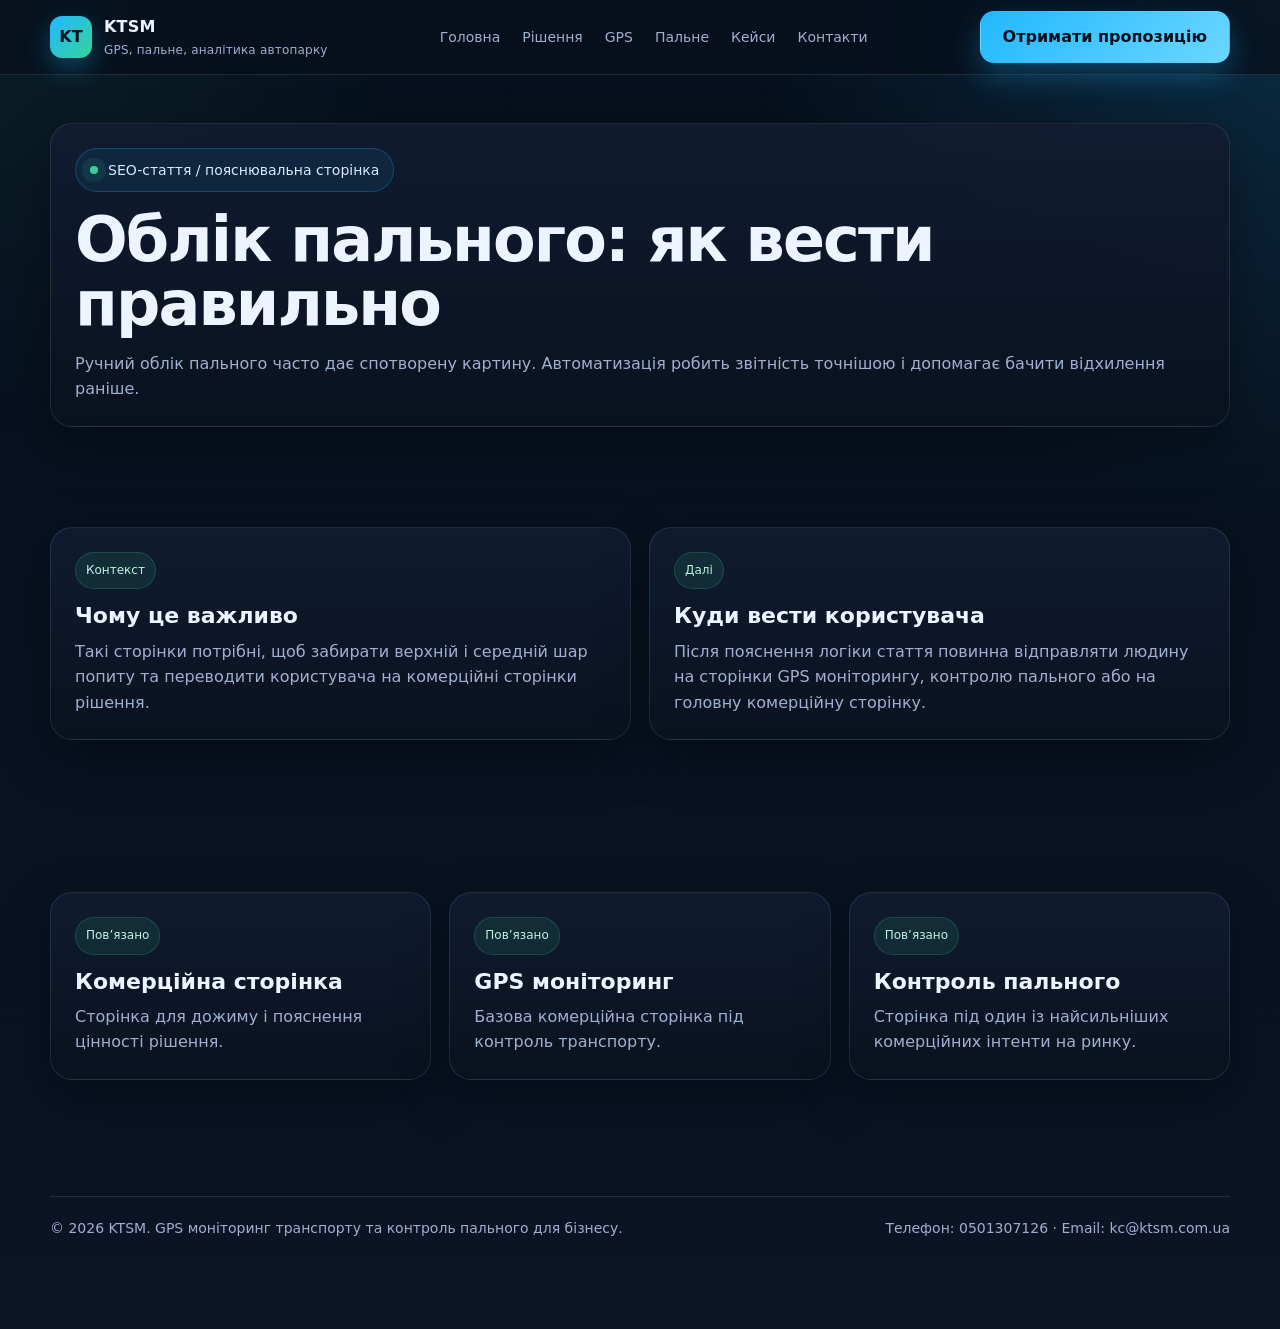
<file: fuel-accounting.html>
<!DOCTYPE html>
<html lang="uk">
<head>
  <meta charset="UTF-8" />
  <meta name="viewport" content="width=device-width, initial-scale=1.0" />
  <title>Облік пального: як вести правильно | KTSM</title>
  <meta name="description" content="Ручний облік пального часто дає спотворену картину. Автоматизація робить звітність точнішою і допомагає бачити відхилення раніше." />
  <meta name="robots" content="index,follow" />
  <link rel="canonical" href="https://ktsm.com.ua/fuel-accounting.html" />
  <meta property="og:type" content="website" />
  <meta property="og:title" content="Облік пального: як вести правильно | KTSM" />
  <meta property="og:description" content="Ручний облік пального часто дає спотворену картину. Автоматизація робить звітність точнішою і допомагає бачити відхилення раніше." />
  <meta property="og:url" content="https://ktsm.com.ua/fuel-accounting.html" />
  <meta property="og:site_name" content="KTSM" />
  <meta property="og:locale" content="uk_UA" />
  <link rel="stylesheet" href="assets/css/style.css" />
</head>
<body>

<header class="topbar">
  <div class="container topbar-inner">
    <a href="index.html" class="logo" aria-label="KTSM">
      <div class="logo-mark">KT</div>
      <div>KTSM<small>GPS, пальне, аналітика автопарку</small></div>
    </a>
    <nav class="nav" aria-label="Головне меню">
      <a href="index.html">Головна</a>
      <a href="fleet-solution.html">Рішення</a>
      <a href="gps-monitoring.html">GPS</a>
      <a href="fuel-control.html">Пальне</a>
      <a href="cases.html">Кейси</a>
      <a href="index.html#contact">Контакти</a>
    </nav>
    <a href="index.html#contact" class="btn btn-primary">Отримати пропозицію</a>
  </div>
</header>

<main>
  <section class="page-hero">
    <div class="container">
      <div class="card">
        <div class="eyebrow"><span class="dot"></span> SEO-стаття / пояснювальна сторінка</div>
        <h1>Облік пального: як вести правильно</h1>
        <p>Ручний облік пального часто дає спотворену картину. Автоматизація робить звітність точнішою і допомагає бачити відхилення раніше.</p>
      </div>
    </div>
  </section>
  <section>
    <div class="container grid-2">
      <article class="card"><div class="badge">Контекст</div><h3>Чому це важливо</h3><p>Такі сторінки потрібні, щоб забирати верхній і середній шар попиту та переводити користувача на комерційні сторінки рішення.</p></article>
      <article class="card"><div class="badge">Далі</div><h3>Куди вести користувача</h3><p>Після пояснення логіки стаття повинна відправляти людину на сторінки GPS моніторингу, контролю пального або на головну комерційну сторінку.</p></article>
    </div>
  </section>
  <section>
    <div class="container grid-3">
      <article class="card"><div class="badge">Пов’язано</div><h3><a href="fleet-solution.html">Комерційна сторінка</a></h3><p>Сторінка для дожиму і пояснення цінності рішення.</p></article>
      <article class="card"><div class="badge">Пов’язано</div><h3><a href="gps-monitoring.html">GPS моніторинг</a></h3><p>Базова комерційна сторінка під контроль транспорту.</p></article>
      <article class="card"><div class="badge">Пов’язано</div><h3><a href="fuel-control.html">Контроль пального</a></h3><p>Сторінка під один із найсильніших комерційних інтенти на ринку.</p></article>
    </div>
  </section>
</main>

<footer>
  <div class="container footer-inner">
    <div>© 2026 KTSM. GPS моніторинг транспорту та контроль пального для бізнесу.</div>
    <div>Телефон: 0501307126 · Email: kc@ktsm.com.ua</div>
  </div>
</footer>

<script src="assets/js/main.js"></script>
</body>
</html>
</file>
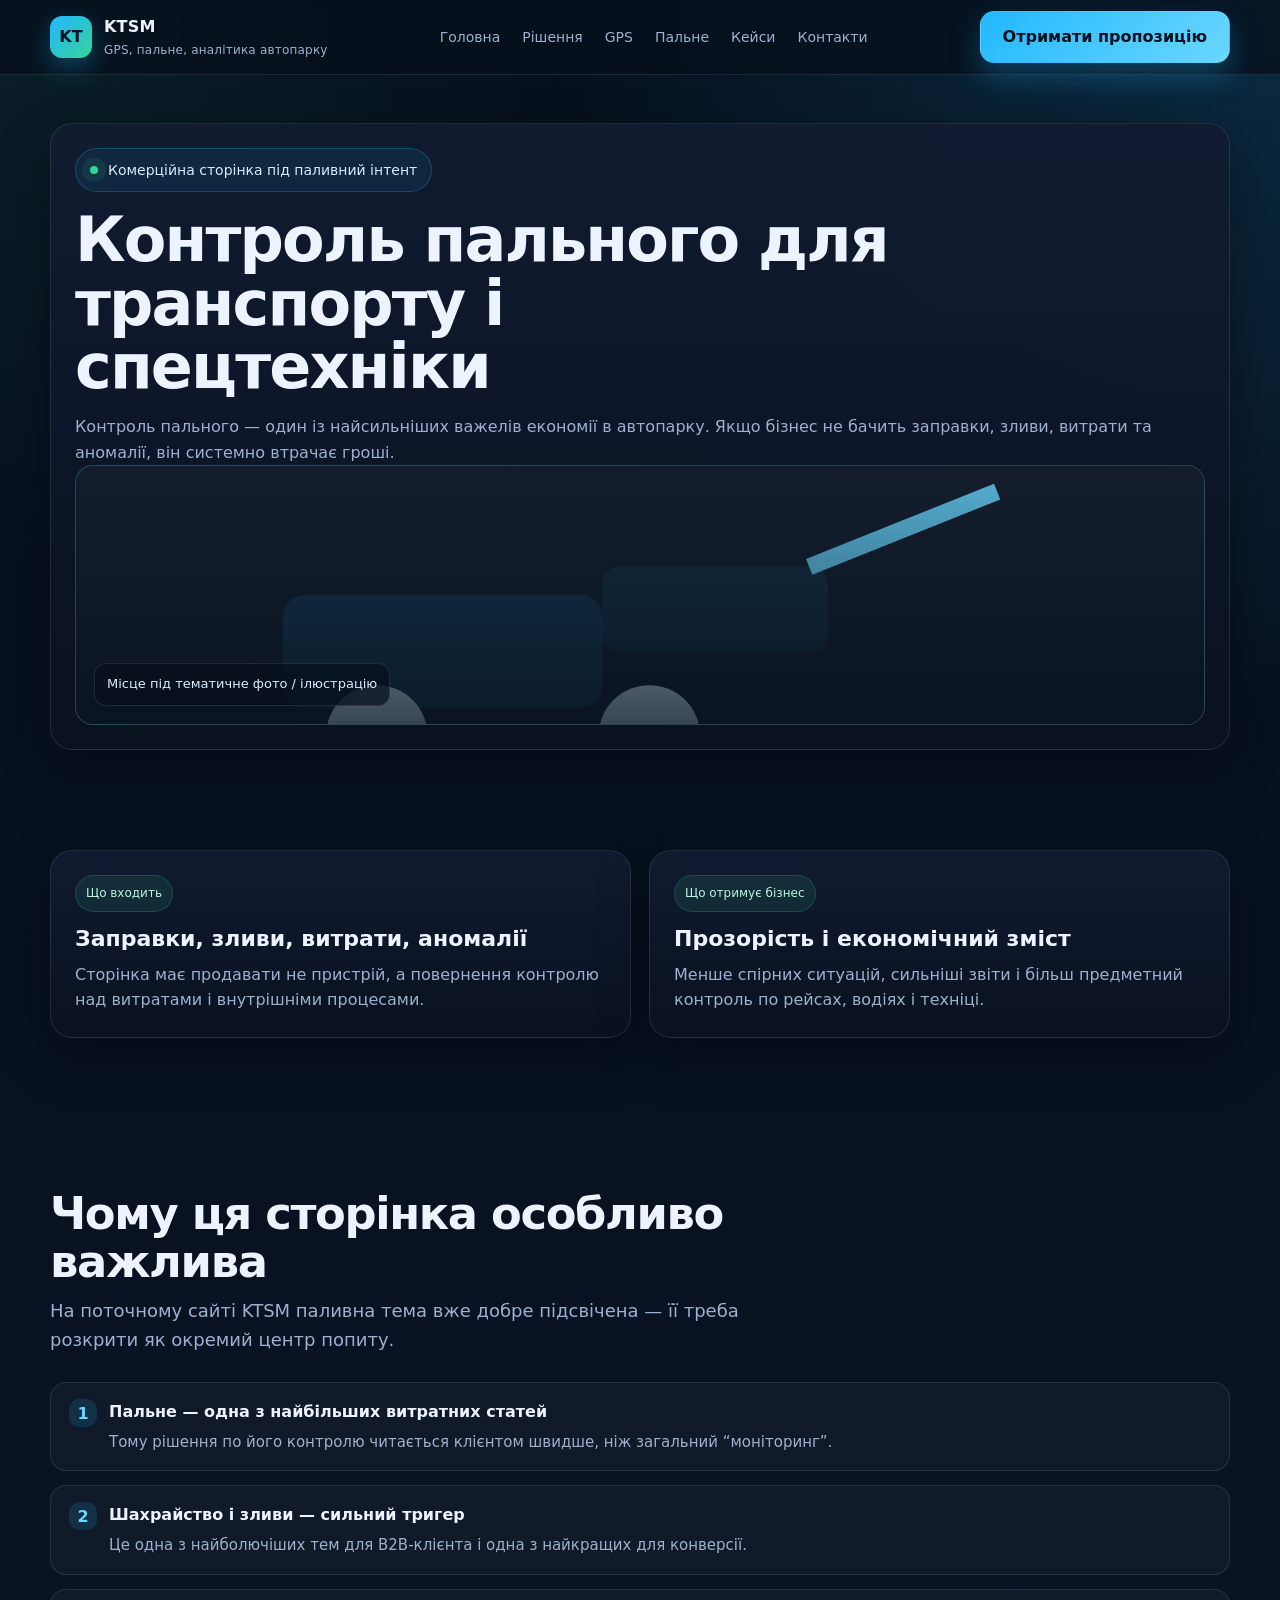
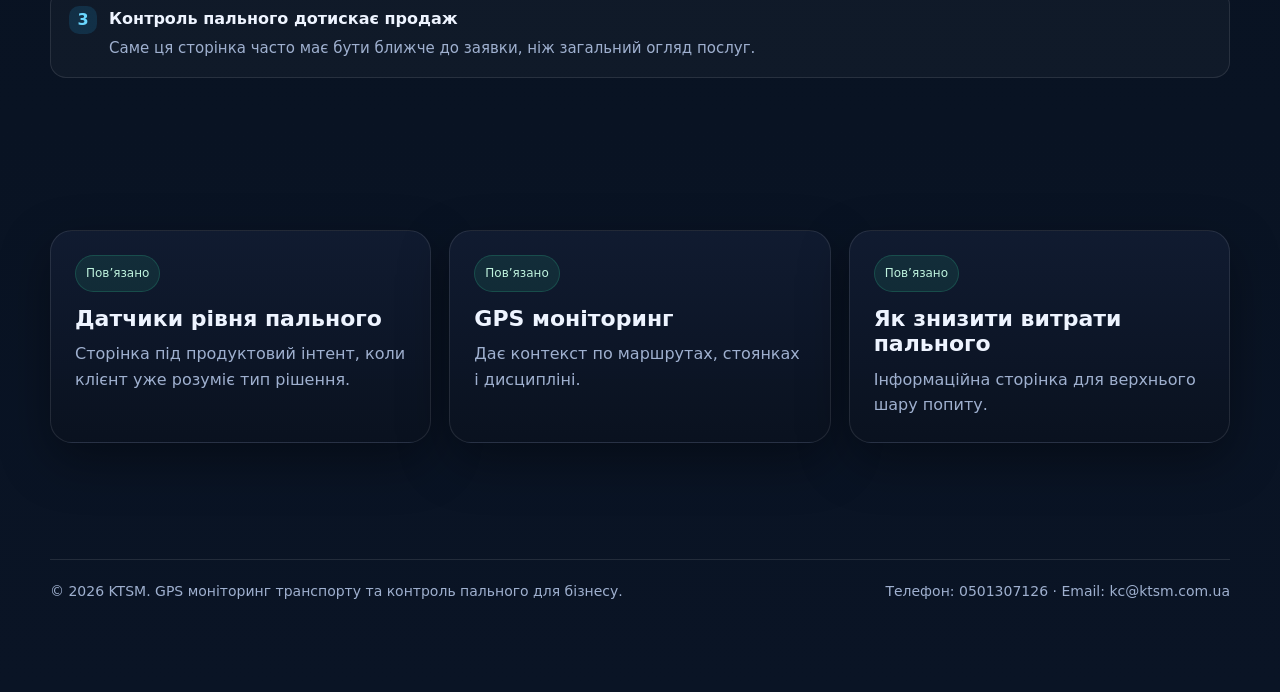
<file: fuel-control.html>
<!DOCTYPE html>
<html lang="uk">
<head>
  <meta charset="UTF-8" />
  <meta name="viewport" content="width=device-width, initial-scale=1.0" />
  <title>Контроль пального для транспорту і спецтехніки | KTSM</title>
  <meta name="description" content="Контроль пального — один із найсильніших важелів економії в автопарку. Якщо бізнес не бачить заправки, зливи, витрати та аномалії, він системно втрачає гро" />
  <meta name="robots" content="index,follow" />
  <link rel="canonical" href="https://ktsm.com.uafuel-control.html" />
  <meta property="og:type" content="website" />
  <meta property="og:title" content="Контроль пального для транспорту і спецтехніки | KTSM" />
  <meta property="og:description" content="Контроль пального — один із найсильніших важелів економії в автопарку. Якщо бізнес не бачить заправки, зливи, витрати та аномалії, він системно втрачає гро" />
  <meta property="og:url" content="https://ktsm.com.uafuel-control.html" />
  <meta property="og:site_name" content="KTSM" />
  <meta property="og:locale" content="uk_UA" />
  <link rel="stylesheet" href="assets/css/style.css" />
</head>
<body>

<header class="topbar">
  <div class="container topbar-inner">
    <a href="index.html" class="logo" aria-label="KTSM">
      <div class="logo-mark">KT</div>
      <div>KTSM<small>GPS, пальне, аналітика автопарку</small></div>
    </a>
    <nav class="nav" aria-label="Головне меню">
      <a href="index.html">Головна</a>
      <a href="fleet-solution.html">Рішення</a>
      <a href="gps-monitoring.html">GPS</a>
      <a href="fuel-control.html">Пальне</a>
      <a href="cases.html">Кейси</a>
      <a href="index.html#contact">Контакти</a>
    </nav>
    <a href="index.html#contact" class="btn btn-primary">Отримати пропозицію</a>
  </div>
</header>

<main>
  <section class="page-hero">
    <div class="container">
      <div class="card">
        <div class="eyebrow"><span class="dot"></span> Комерційна сторінка під паливний інтент</div>
        <h1>Контроль пального для транспорту і спецтехніки</h1>
        <p>Контроль пального — один із найсильніших важелів економії в автопарку. Якщо бізнес не бачить заправки, зливи, витрати та аномалії, він системно втрачає гроші.</p>
        <div class="sector-image equipment"><div class="image-label">Місце під тематичне фото / ілюстрацію</div></div>
      </div>
    </div>
  </section>
  <section><div class="container"><div class="grid-2"><article class="card"><div class="badge">Що входить</div><h3>Заправки, зливи, витрати, аномалії</h3><p>Сторінка має продавати не пристрій, а повернення контролю над витратами і внутрішніми процесами.</p></article><article class="card"><div class="badge">Що отримує бізнес</div><h3>Прозорість і економічний зміст</h3><p>Менше спірних ситуацій, сильніші звіти і більш предметний контроль по рейсах, водіях і техніці.</p></article></div></div></section><section><div class="container"><div class="section-head"><h2>Чому ця сторінка особливо важлива</h2><p>На поточному сайті KTSM паливна тема вже добре підсвічена — її треба розкрити як окремий центр попиту.</p></div><div class="list"><div class="li"><div class="mark">1</div><div><strong>Пальне — одна з найбільших витратних статей</strong><span>Тому рішення по його контролю читається клієнтом швидше, ніж загальний “моніторинг”.</span></div></div><div class="li"><div class="mark">2</div><div><strong>Шахрайство і зливи — сильний тригер</strong><span>Це одна з найболючіших тем для B2B-клієнта і одна з найкращих для конверсії.</span></div></div><div class="li"><div class="mark">3</div><div><strong>Контроль пального дотискає продаж</strong><span>Саме ця сторінка часто має бути ближче до заявки, ніж загальний огляд послуг.</span></div></div></div></div></section>
  <section><div class="container"><div class="grid-3"><article class="card"><div class="badge">Пов’язано</div><h3><a href="/fuel-sensors.html">Датчики рівня пального</a></h3><p>Сторінка під продуктовий інтент, коли клієнт уже розуміє тип рішення.</p></article><article class="card"><div class="badge">Пов’язано</div><h3><a href="gps-monitoring.html">GPS моніторинг</a></h3><p>Дає контекст по маршрутах, стоянках і дисципліні.</p></article><article class="card"><div class="badge">Пов’язано</div><h3><a href="/fuel-saving.html">Як знизити витрати пального</a></h3><p>Інформаційна сторінка для верхнього шару попиту.</p></article></div></div></section>
</main>

<footer>
  <div class="container footer-inner">
    <div>© 2026 KTSM. GPS моніторинг транспорту та контроль пального для бізнесу.</div>
    <div>Телефон: 0501307126 · Email: kc@ktsm.com.ua</div>
  </div>
</footer>

<script src="assets/js/main.js"></script>
</body>
</html>
</file>
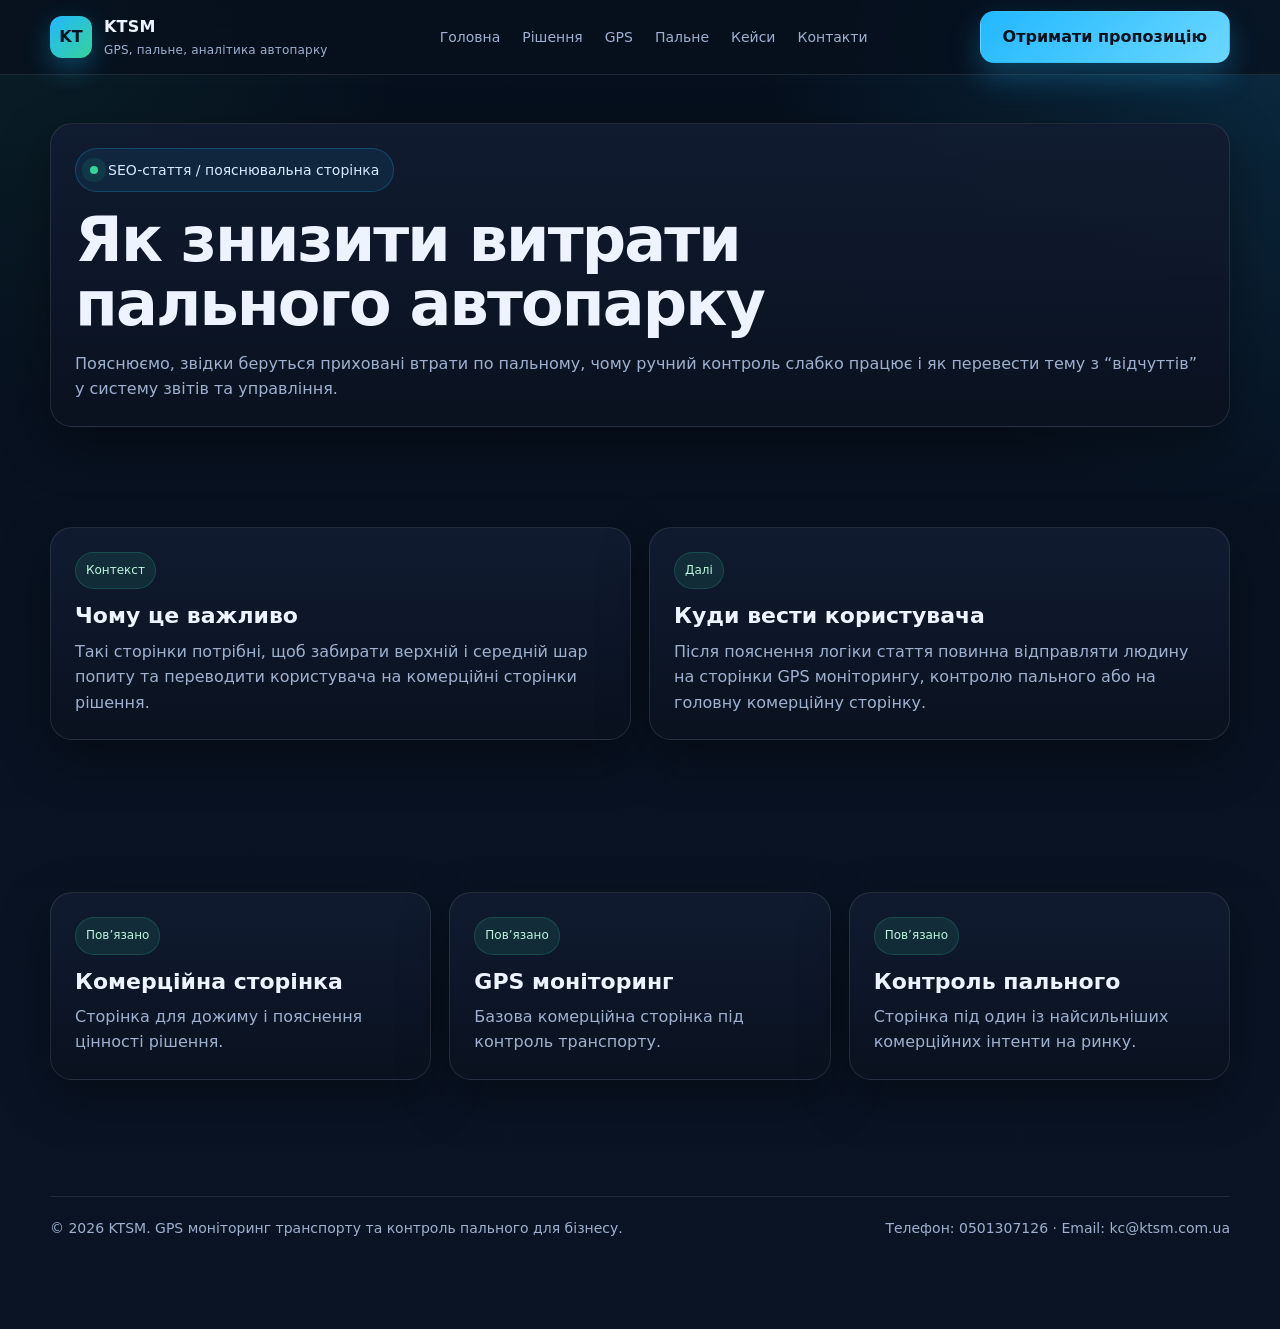
<file: fuel-saving.html>
<!DOCTYPE html>
<html lang="uk">
<head>
  <meta charset="UTF-8" />
  <meta name="viewport" content="width=device-width, initial-scale=1.0" />
  <title>Як знизити витрати пального автопарку | KTSM</title>
  <meta name="description" content="Пояснюємо, звідки беруться приховані втрати по пальному, чому ручний контроль слабко працює і як перевести тему з “відчуттів” у систему звітів та управлінн" />
  <meta name="robots" content="index,follow" />
  <link rel="canonical" href="https://ktsm.com.ua/fuel-saving.html" />
  <meta property="og:type" content="website" />
  <meta property="og:title" content="Як знизити витрати пального автопарку | KTSM" />
  <meta property="og:description" content="Пояснюємо, звідки беруться приховані втрати по пальному, чому ручний контроль слабко працює і як перевести тему з “відчуттів” у систему звітів та управлінн" />
  <meta property="og:url" content="https://ktsm.com.ua/fuel-saving.html" />
  <meta property="og:site_name" content="KTSM" />
  <meta property="og:locale" content="uk_UA" />
  <link rel="stylesheet" href="assets/css/style.css" />
</head>
<body>

<header class="topbar">
  <div class="container topbar-inner">
    <a href="index.html" class="logo" aria-label="KTSM">
      <div class="logo-mark">KT</div>
      <div>KTSM<small>GPS, пальне, аналітика автопарку</small></div>
    </a>
    <nav class="nav" aria-label="Головне меню">
      <a href="index.html">Головна</a>
      <a href="fleet-solution.html">Рішення</a>
      <a href="gps-monitoring.html">GPS</a>
      <a href="fuel-control.html">Пальне</a>
      <a href="cases.html">Кейси</a>
      <a href="index.html#contact">Контакти</a>
    </nav>
    <a href="index.html#contact" class="btn btn-primary">Отримати пропозицію</a>
  </div>
</header>

<main>
  <section class="page-hero">
    <div class="container">
      <div class="card">
        <div class="eyebrow"><span class="dot"></span> SEO-стаття / пояснювальна сторінка</div>
        <h1>Як знизити витрати пального автопарку</h1>
        <p>Пояснюємо, звідки беруться приховані втрати по пальному, чому ручний контроль слабко працює і як перевести тему з “відчуттів” у систему звітів та управління.</p>
      </div>
    </div>
  </section>
  <section>
    <div class="container grid-2">
      <article class="card"><div class="badge">Контекст</div><h3>Чому це важливо</h3><p>Такі сторінки потрібні, щоб забирати верхній і середній шар попиту та переводити користувача на комерційні сторінки рішення.</p></article>
      <article class="card"><div class="badge">Далі</div><h3>Куди вести користувача</h3><p>Після пояснення логіки стаття повинна відправляти людину на сторінки GPS моніторингу, контролю пального або на головну комерційну сторінку.</p></article>
    </div>
  </section>
  <section>
    <div class="container grid-3">
      <article class="card"><div class="badge">Пов’язано</div><h3><a href="fleet-solution.html">Комерційна сторінка</a></h3><p>Сторінка для дожиму і пояснення цінності рішення.</p></article>
      <article class="card"><div class="badge">Пов’язано</div><h3><a href="gps-monitoring.html">GPS моніторинг</a></h3><p>Базова комерційна сторінка під контроль транспорту.</p></article>
      <article class="card"><div class="badge">Пов’язано</div><h3><a href="fuel-control.html">Контроль пального</a></h3><p>Сторінка під один із найсильніших комерційних інтенти на ринку.</p></article>
    </div>
  </section>
</main>

<footer>
  <div class="container footer-inner">
    <div>© 2026 KTSM. GPS моніторинг транспорту та контроль пального для бізнесу.</div>
    <div>Телефон: 0501307126 · Email: kc@ktsm.com.ua</div>
  </div>
</footer>

<script src="assets/js/main.js"></script>
</body>
</html>
</file>
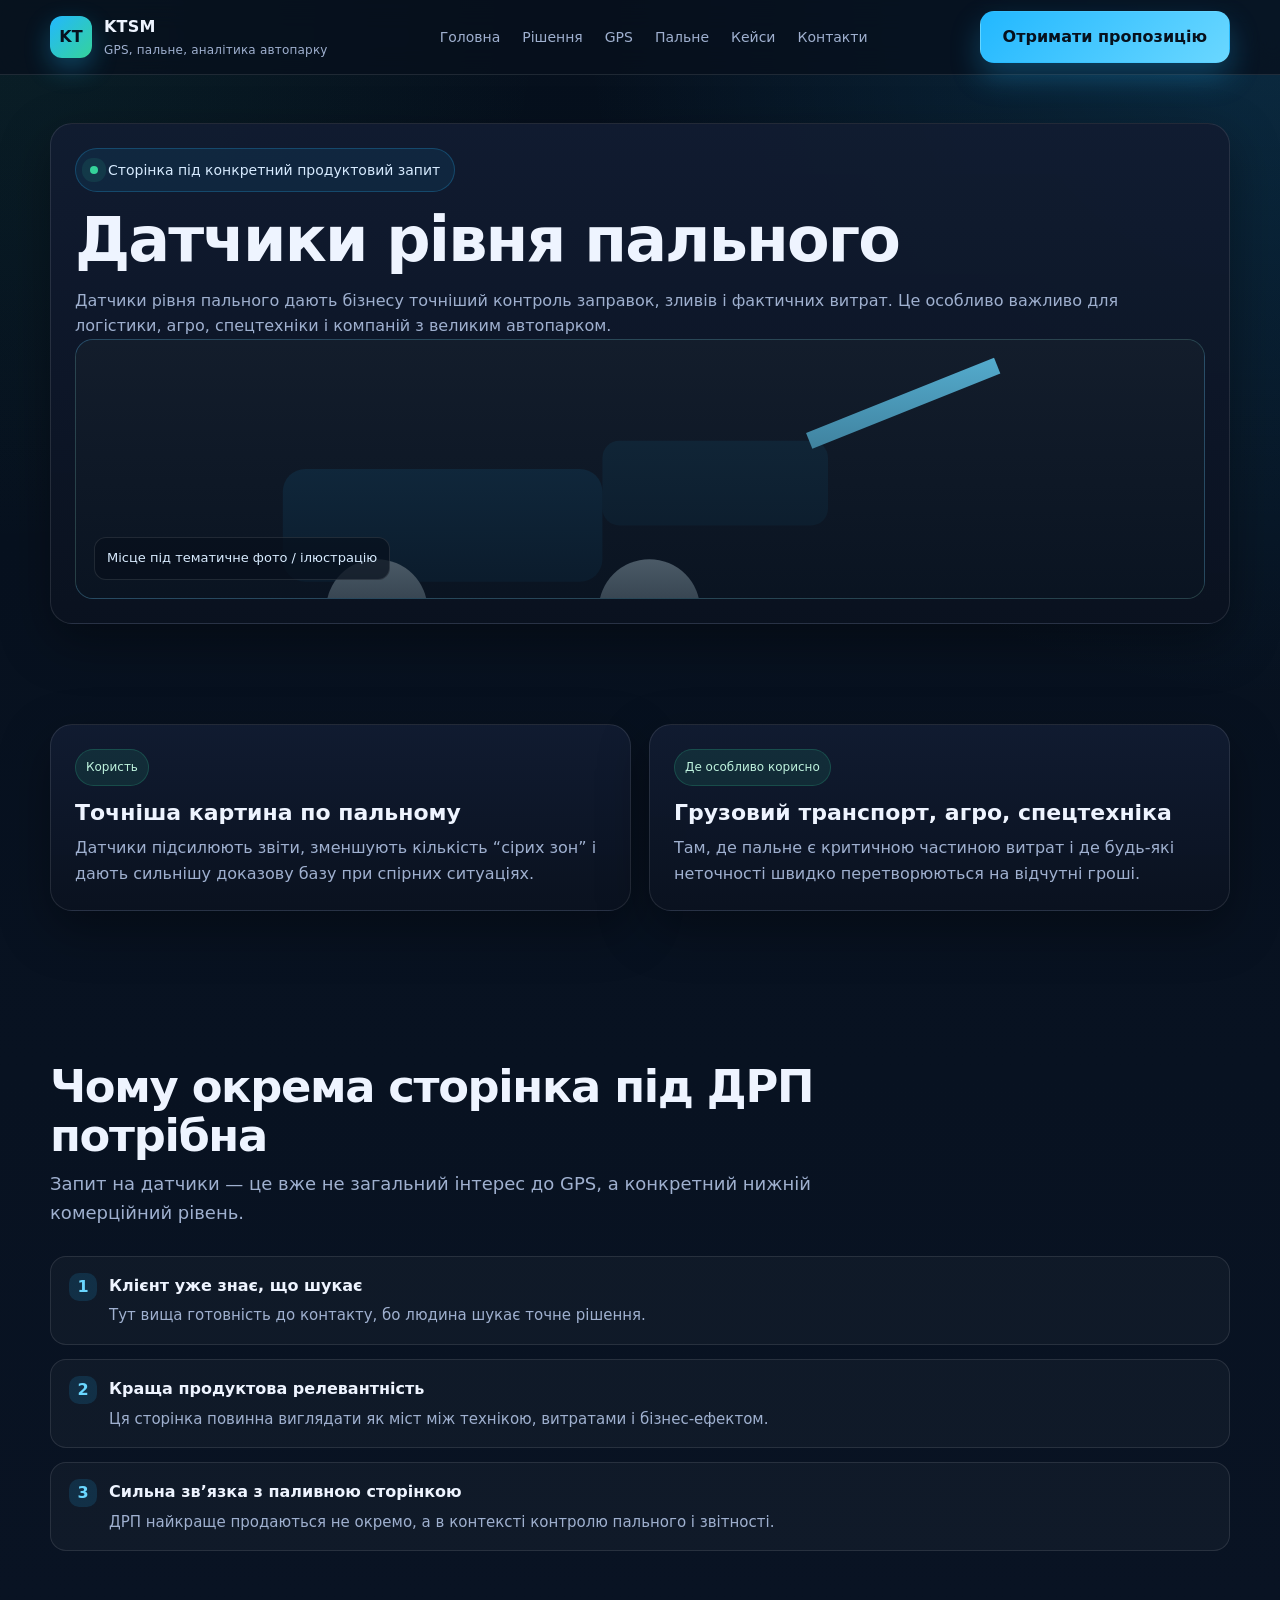
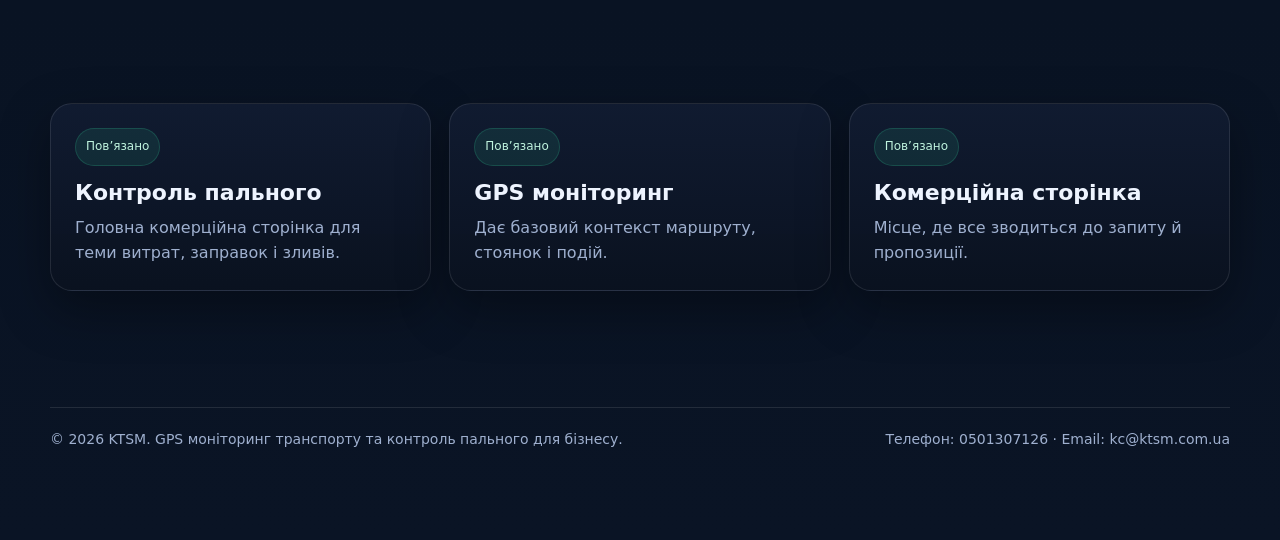
<file: fuel-sensors.html>
<!DOCTYPE html>
<html lang="uk">
<head>
  <meta charset="UTF-8" />
  <meta name="viewport" content="width=device-width, initial-scale=1.0" />
  <title>Датчики рівня пального | KTSM</title>
  <meta name="description" content="Датчики рівня пального дають бізнесу точніший контроль заправок, зливів і фактичних витрат. Це особливо важливо для логістики, агро, спецтехніки і компаній" />
  <meta name="robots" content="index,follow" />
  <link rel="canonical" href="https://ktsm.com.ua/fuel-sensors.html" />
  <meta property="og:type" content="website" />
  <meta property="og:title" content="Датчики рівня пального | KTSM" />
  <meta property="og:description" content="Датчики рівня пального дають бізнесу точніший контроль заправок, зливів і фактичних витрат. Це особливо важливо для логістики, агро, спецтехніки і компаній" />
  <meta property="og:url" content="https://ktsm.com.ua/fuel-sensors.html" />
  <meta property="og:site_name" content="KTSM" />
  <meta property="og:locale" content="uk_UA" />
  <link rel="stylesheet" href="assets/css/style.css" />
</head>
<body>

<header class="topbar">
  <div class="container topbar-inner">
    <a href="index.html" class="logo" aria-label="KTSM">
      <div class="logo-mark">KT</div>
      <div>KTSM<small>GPS, пальне, аналітика автопарку</small></div>
    </a>
    <nav class="nav" aria-label="Головне меню">
      <a href="index.html">Головна</a>
      <a href="fleet-solution.html">Рішення</a>
      <a href="gps-monitoring.html">GPS</a>
      <a href="fuel-control.html">Пальне</a>
      <a href="cases.html">Кейси</a>
      <a href="index.html#contact">Контакти</a>
    </nav>
    <a href="index.html#contact" class="btn btn-primary">Отримати пропозицію</a>
  </div>
</header>

<main>
  <section class="page-hero">
    <div class="container">
      <div class="card">
        <div class="eyebrow"><span class="dot"></span> Сторінка під конкретний продуктовий запит</div>
        <h1>Датчики рівня пального</h1>
        <p>Датчики рівня пального дають бізнесу точніший контроль заправок, зливів і фактичних витрат. Це особливо важливо для логістики, агро, спецтехніки і компаній з великим автопарком.</p>
        <div class="sector-image equipment"><div class="image-label">Місце під тематичне фото / ілюстрацію</div></div>
      </div>
    </div>
  </section>
  <section><div class="container"><div class="grid-2"><article class="card"><div class="badge">Користь</div><h3>Точніша картина по пальному</h3><p>Датчики підсилюють звіти, зменшують кількість “сірих зон” і дають сильнішу доказову базу при спірних ситуаціях.</p></article><article class="card"><div class="badge">Де особливо корисно</div><h3>Грузовий транспорт, агро, спецтехніка</h3><p>Там, де пальне є критичною частиною витрат і де будь-які неточності швидко перетворюються на відчутні гроші.</p></article></div></div></section><section><div class="container"><div class="section-head"><h2>Чому окрема сторінка під ДРП потрібна</h2><p>Запит на датчики — це вже не загальний інтерес до GPS, а конкретний нижній комерційний рівень.</p></div><div class="list"><div class="li"><div class="mark">1</div><div><strong>Клієнт уже знає, що шукає</strong><span>Тут вища готовність до контакту, бо людина шукає точне рішення.</span></div></div><div class="li"><div class="mark">2</div><div><strong>Краща продуктова релевантність</strong><span>Ця сторінка повинна виглядати як міст між технікою, витратами і бізнес-ефектом.</span></div></div><div class="li"><div class="mark">3</div><div><strong>Сильна зв’язка з паливною сторінкою</strong><span>ДРП найкраще продаються не окремо, а в контексті контролю пального і звітності.</span></div></div></div></div></section>
  <section><div class="container"><div class="grid-3"><article class="card"><div class="badge">Пов’язано</div><h3><a href="fuel-control.html">Контроль пального</a></h3><p>Головна комерційна сторінка для теми витрат, заправок і зливів.</p></article><article class="card"><div class="badge">Пов’язано</div><h3><a href="gps-monitoring.html">GPS моніторинг</a></h3><p>Дає базовий контекст маршруту, стоянок і подій.</p></article><article class="card"><div class="badge">Пов’язано</div><h3><a href="fleet-solution.html">Комерційна сторінка</a></h3><p>Місце, де все зводиться до запиту й пропозиції.</p></article></div></div></section>
</main>

<footer>
  <div class="container footer-inner">
    <div>© 2026 KTSM. GPS моніторинг транспорту та контроль пального для бізнесу.</div>
    <div>Телефон: 0501307126 · Email: kc@ktsm.com.ua</div>
  </div>
</footer>

<script src="assets/js/main.js"></script>
</body>
</html>
</file>
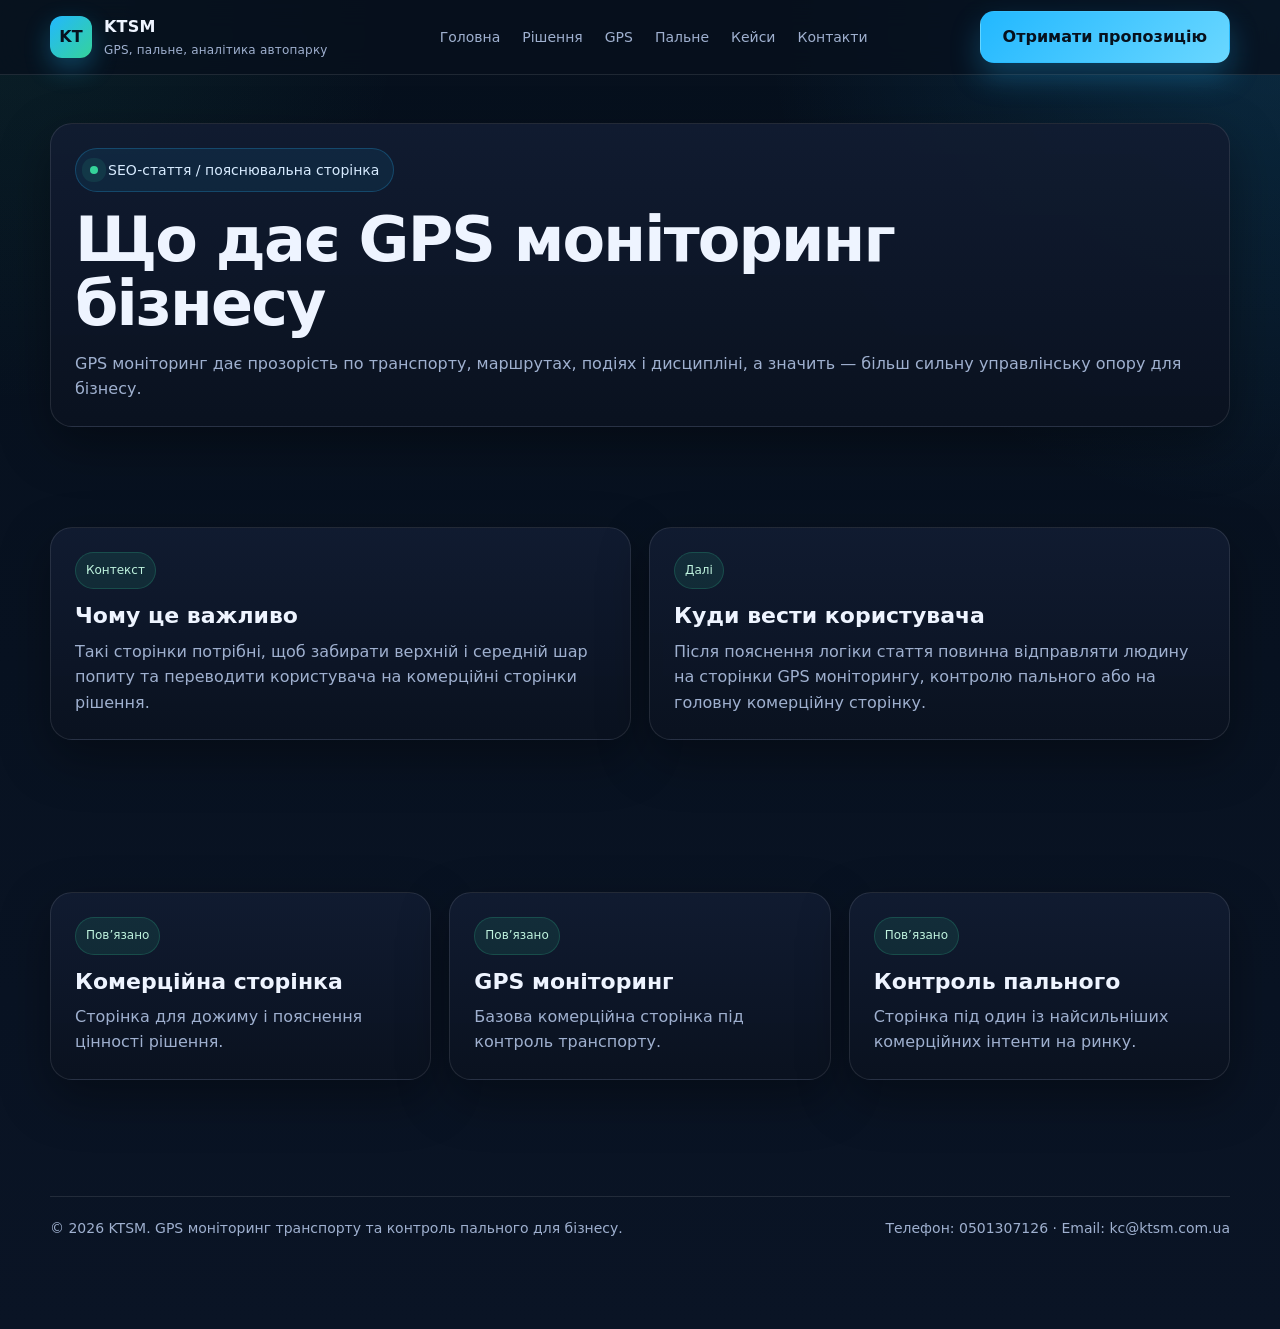
<file: gps-benefits.html>
<!DOCTYPE html>
<html lang="uk">
<head>
  <meta charset="UTF-8" />
  <meta name="viewport" content="width=device-width, initial-scale=1.0" />
  <title>Що дає GPS моніторинг бізнесу | KTSM</title>
  <meta name="description" content="GPS моніторинг дає прозорість по транспорту, маршрутах, подіях і дисципліні, а значить — більш сильну управлінську опору для бізнесу." />
  <meta name="robots" content="index,follow" />
  <link rel="canonical" href="https://ktsm.com.ua/gps-benefits.html" />
  <meta property="og:type" content="website" />
  <meta property="og:title" content="Що дає GPS моніторинг бізнесу | KTSM" />
  <meta property="og:description" content="GPS моніторинг дає прозорість по транспорту, маршрутах, подіях і дисципліні, а значить — більш сильну управлінську опору для бізнесу." />
  <meta property="og:url" content="https://ktsm.com.ua/gps-benefits.html" />
  <meta property="og:site_name" content="KTSM" />
  <meta property="og:locale" content="uk_UA" />
  <link rel="stylesheet" href="assets/css/style.css" />
</head>
<body>

<header class="topbar">
  <div class="container topbar-inner">
    <a href="index.html" class="logo" aria-label="KTSM">
      <div class="logo-mark">KT</div>
      <div>KTSM<small>GPS, пальне, аналітика автопарку</small></div>
    </a>
    <nav class="nav" aria-label="Головне меню">
      <a href="index.html">Головна</a>
      <a href="fleet-solution.html">Рішення</a>
      <a href="gps-monitoring.html">GPS</a>
      <a href="fuel-control.html">Пальне</a>
      <a href="cases.html">Кейси</a>
      <a href="index.html#contact">Контакти</a>
    </nav>
    <a href="index.html#contact" class="btn btn-primary">Отримати пропозицію</a>
  </div>
</header>

<main>
  <section class="page-hero">
    <div class="container">
      <div class="card">
        <div class="eyebrow"><span class="dot"></span> SEO-стаття / пояснювальна сторінка</div>
        <h1>Що дає GPS моніторинг бізнесу</h1>
        <p>GPS моніторинг дає прозорість по транспорту, маршрутах, подіях і дисципліні, а значить — більш сильну управлінську опору для бізнесу.</p>
      </div>
    </div>
  </section>
  <section>
    <div class="container grid-2">
      <article class="card"><div class="badge">Контекст</div><h3>Чому це важливо</h3><p>Такі сторінки потрібні, щоб забирати верхній і середній шар попиту та переводити користувача на комерційні сторінки рішення.</p></article>
      <article class="card"><div class="badge">Далі</div><h3>Куди вести користувача</h3><p>Після пояснення логіки стаття повинна відправляти людину на сторінки GPS моніторингу, контролю пального або на головну комерційну сторінку.</p></article>
    </div>
  </section>
  <section>
    <div class="container grid-3">
      <article class="card"><div class="badge">Пов’язано</div><h3><a href="fleet-solution.html">Комерційна сторінка</a></h3><p>Сторінка для дожиму і пояснення цінності рішення.</p></article>
      <article class="card"><div class="badge">Пов’язано</div><h3><a href="gps-monitoring.html">GPS моніторинг</a></h3><p>Базова комерційна сторінка під контроль транспорту.</p></article>
      <article class="card"><div class="badge">Пов’язано</div><h3><a href="fuel-control.html">Контроль пального</a></h3><p>Сторінка під один із найсильніших комерційних інтенти на ринку.</p></article>
    </div>
  </section>
</main>

<footer>
  <div class="container footer-inner">
    <div>© 2026 KTSM. GPS моніторинг транспорту та контроль пального для бізнесу.</div>
    <div>Телефон: 0501307126 · Email: kc@ktsm.com.ua</div>
  </div>
</footer>

<script src="assets/js/main.js"></script>
</body>
</html>
</file>
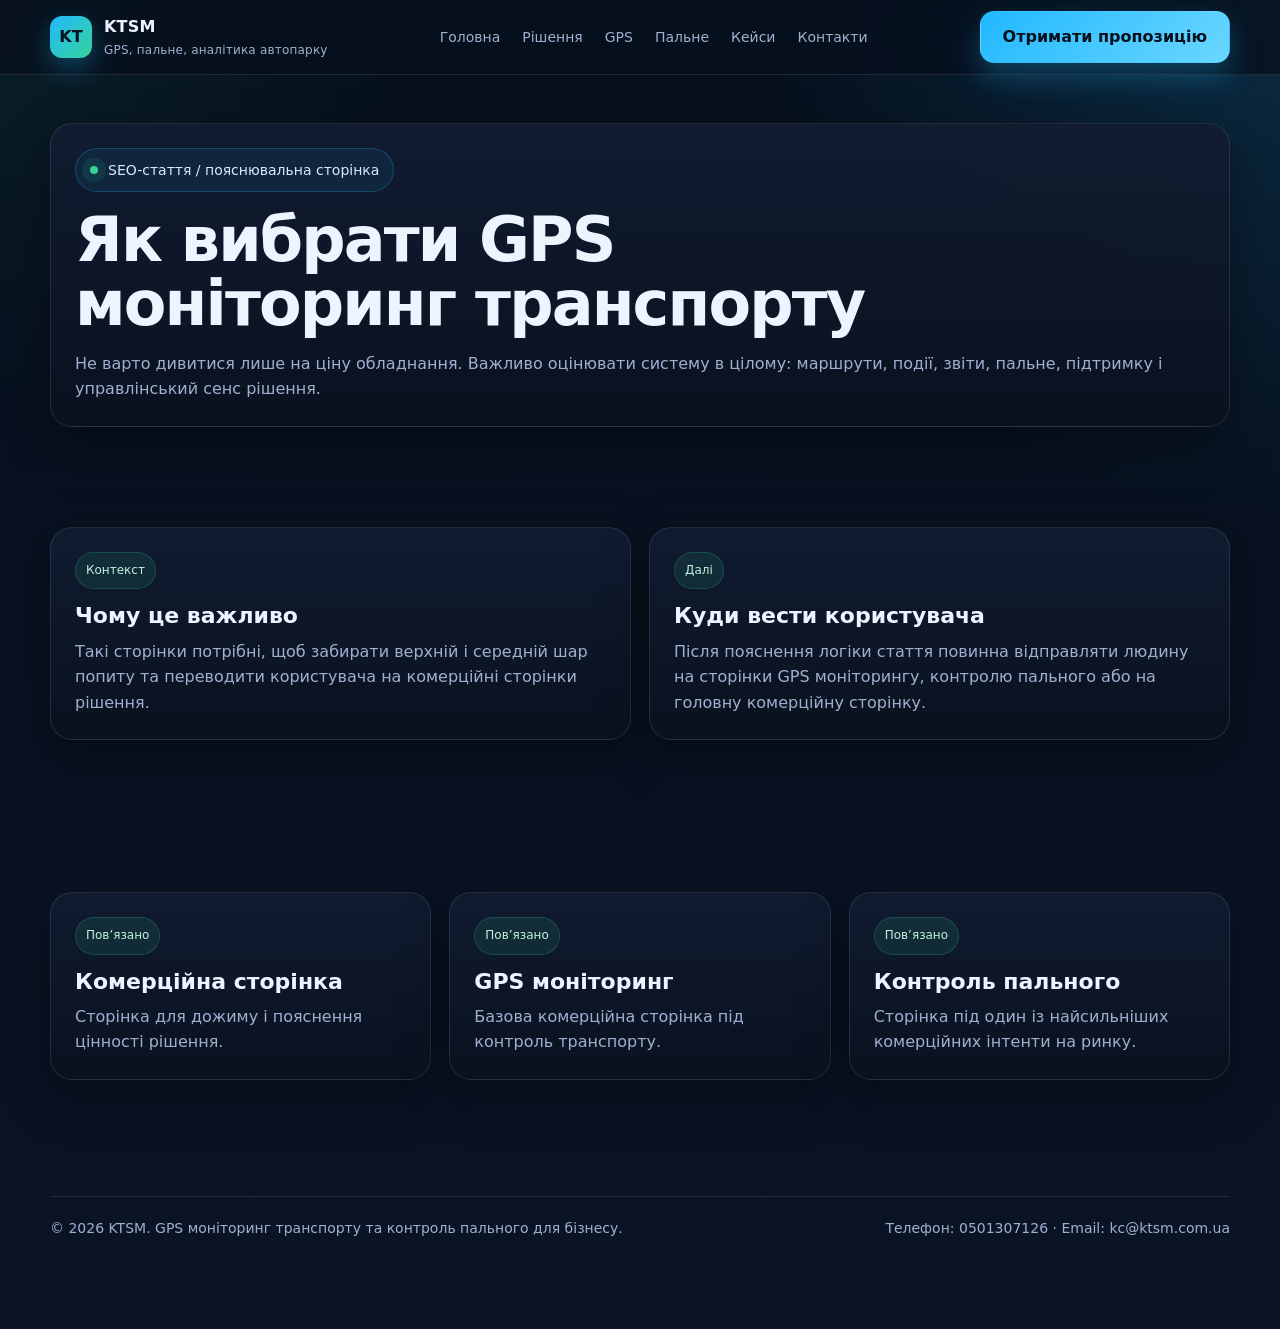
<file: gps-guide.html>
<!DOCTYPE html>
<html lang="uk">
<head>
  <meta charset="UTF-8" />
  <meta name="viewport" content="width=device-width, initial-scale=1.0" />
  <title>Як вибрати GPS моніторинг транспорту | KTSM</title>
  <meta name="description" content="Не варто дивитися лише на ціну обладнання. Важливо оцінювати систему в цілому: маршрути, події, звіти, пальне, підтримку і управлінський сенс рішення." />
  <meta name="robots" content="index,follow" />
  <link rel="canonical" href="https://ktsm.com.ua/gps-guide.html" />
  <meta property="og:type" content="website" />
  <meta property="og:title" content="Як вибрати GPS моніторинг транспорту | KTSM" />
  <meta property="og:description" content="Не варто дивитися лише на ціну обладнання. Важливо оцінювати систему в цілому: маршрути, події, звіти, пальне, підтримку і управлінський сенс рішення." />
  <meta property="og:url" content="https://ktsm.com.ua/gps-guide.html" />
  <meta property="og:site_name" content="KTSM" />
  <meta property="og:locale" content="uk_UA" />
  <link rel="stylesheet" href="assets/css/style.css" />
</head>
<body>

<header class="topbar">
  <div class="container topbar-inner">
    <a href="index.html" class="logo" aria-label="KTSM">
      <div class="logo-mark">KT</div>
      <div>KTSM<small>GPS, пальне, аналітика автопарку</small></div>
    </a>
    <nav class="nav" aria-label="Головне меню">
      <a href="index.html">Головна</a>
      <a href="fleet-solution.html">Рішення</a>
      <a href="gps-monitoring.html">GPS</a>
      <a href="fuel-control.html">Пальне</a>
      <a href="cases.html">Кейси</a>
      <a href="index.html#contact">Контакти</a>
    </nav>
    <a href="index.html#contact" class="btn btn-primary">Отримати пропозицію</a>
  </div>
</header>

<main>
  <section class="page-hero">
    <div class="container">
      <div class="card">
        <div class="eyebrow"><span class="dot"></span> SEO-стаття / пояснювальна сторінка</div>
        <h1>Як вибрати GPS моніторинг транспорту</h1>
        <p>Не варто дивитися лише на ціну обладнання. Важливо оцінювати систему в цілому: маршрути, події, звіти, пальне, підтримку і управлінський сенс рішення.</p>
      </div>
    </div>
  </section>
  <section>
    <div class="container grid-2">
      <article class="card"><div class="badge">Контекст</div><h3>Чому це важливо</h3><p>Такі сторінки потрібні, щоб забирати верхній і середній шар попиту та переводити користувача на комерційні сторінки рішення.</p></article>
      <article class="card"><div class="badge">Далі</div><h3>Куди вести користувача</h3><p>Після пояснення логіки стаття повинна відправляти людину на сторінки GPS моніторингу, контролю пального або на головну комерційну сторінку.</p></article>
    </div>
  </section>
  <section>
    <div class="container grid-3">
      <article class="card"><div class="badge">Пов’язано</div><h3><a href="fleet-solution.html">Комерційна сторінка</a></h3><p>Сторінка для дожиму і пояснення цінності рішення.</p></article>
      <article class="card"><div class="badge">Пов’язано</div><h3><a href="gps-monitoring.html">GPS моніторинг</a></h3><p>Базова комерційна сторінка під контроль транспорту.</p></article>
      <article class="card"><div class="badge">Пов’язано</div><h3><a href="fuel-control.html">Контроль пального</a></h3><p>Сторінка під один із найсильніших комерційних інтенти на ринку.</p></article>
    </div>
  </section>
</main>

<footer>
  <div class="container footer-inner">
    <div>© 2026 KTSM. GPS моніторинг транспорту та контроль пального для бізнесу.</div>
    <div>Телефон: 0501307126 · Email: kc@ktsm.com.ua</div>
  </div>
</footer>

<script src="assets/js/main.js"></script>
</body>
</html>
</file>
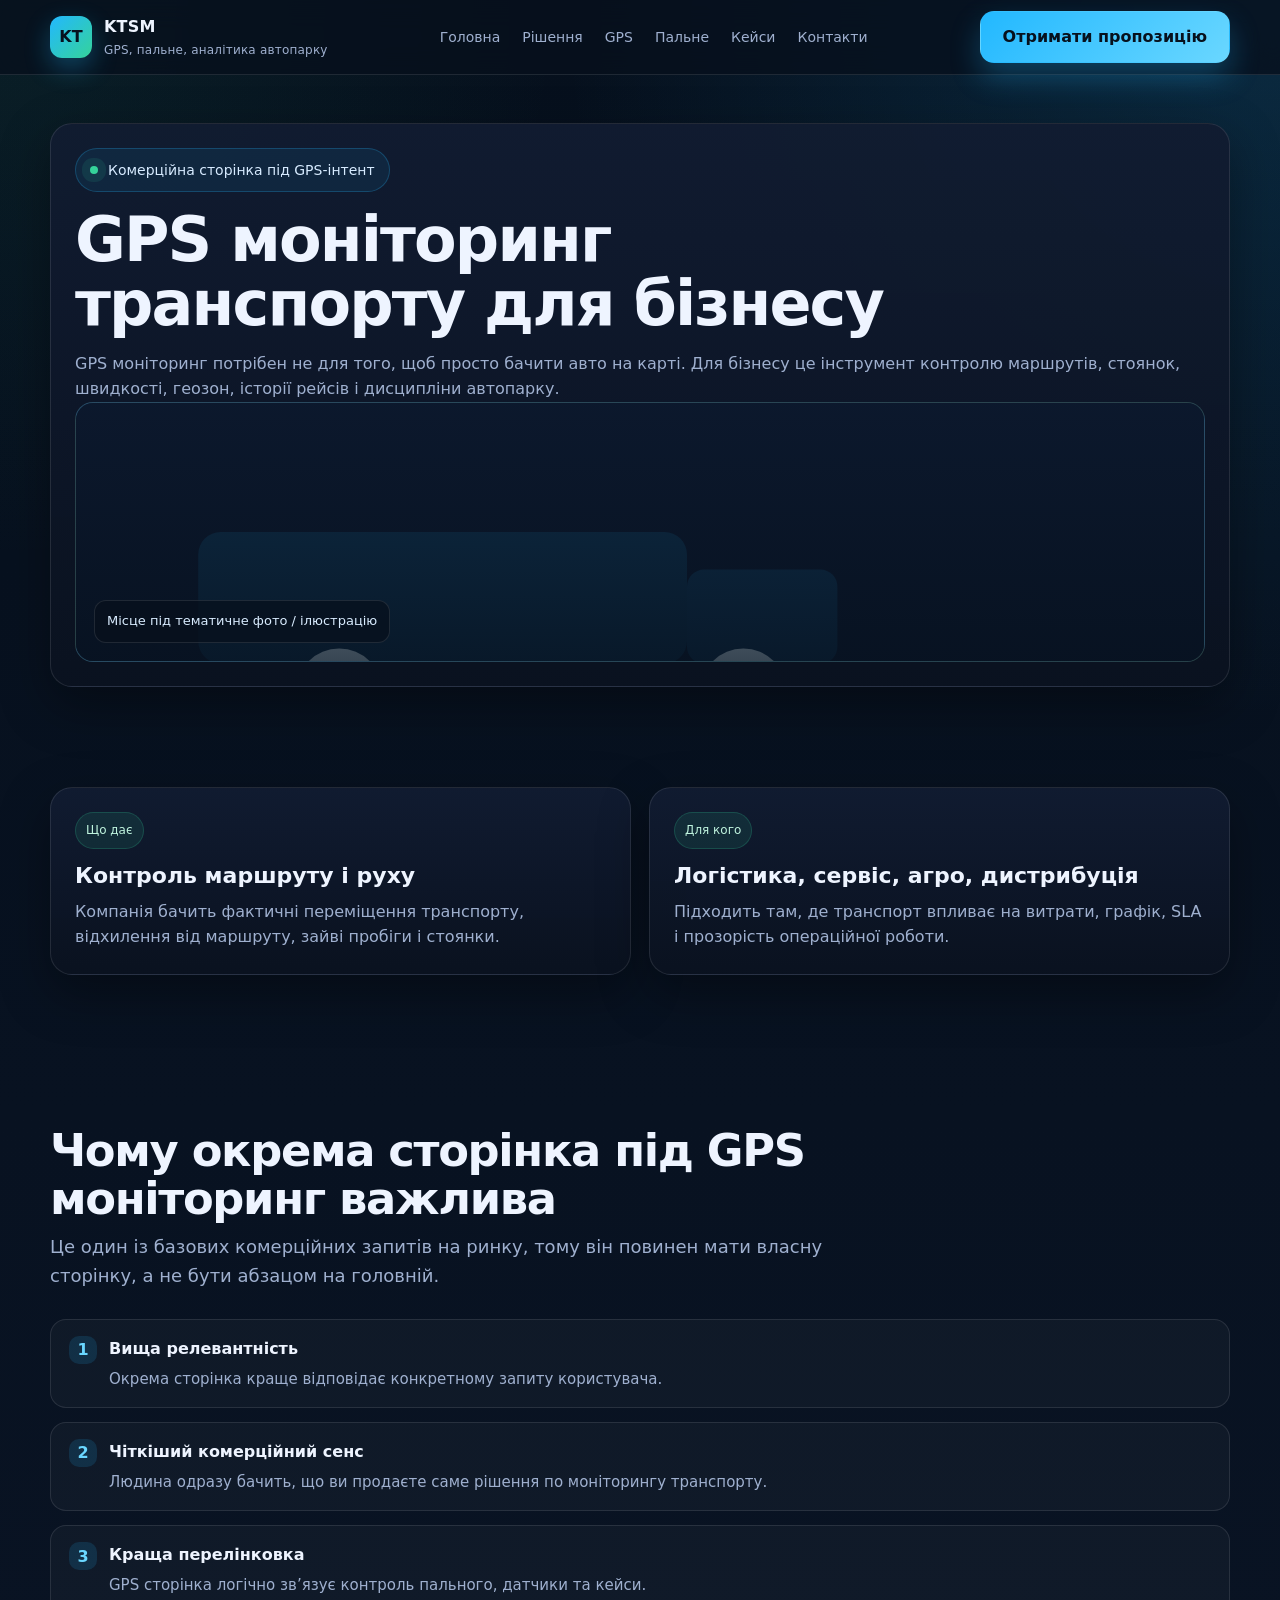
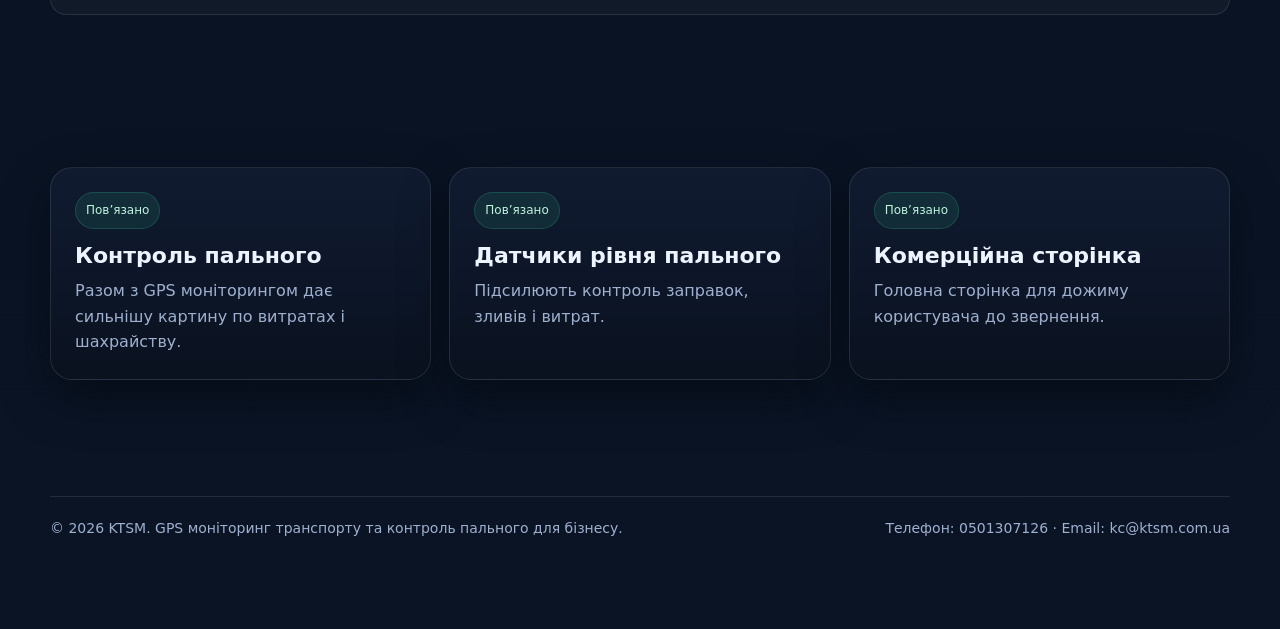
<file: gps-monitoring.html>
<!DOCTYPE html>
<html lang="uk">
<head>
  <meta charset="UTF-8" />
  <meta name="viewport" content="width=device-width, initial-scale=1.0" />
  <title>GPS моніторинг транспорту для бізнесу | KTSM</title>
  <meta name="description" content="GPS моніторинг потрібен не для того, щоб просто бачити авто на карті. Для бізнесу це інструмент контролю маршрутів, стоянок, швидкості, геозон, історії рей" />
  <meta name="robots" content="index,follow" />
  <link rel="canonical" href="https://ktsm.com.uagps-monitoring.html" />
  <meta property="og:type" content="website" />
  <meta property="og:title" content="GPS моніторинг транспорту для бізнесу | KTSM" />
  <meta property="og:description" content="GPS моніторинг потрібен не для того, щоб просто бачити авто на карті. Для бізнесу це інструмент контролю маршрутів, стоянок, швидкості, геозон, історії рей" />
  <meta property="og:url" content="https://ktsm.com.uagps-monitoring.html" />
  <meta property="og:site_name" content="KTSM" />
  <meta property="og:locale" content="uk_UA" />
  <link rel="stylesheet" href="assets/css/style.css" />
</head>
<body>

<header class="topbar">
  <div class="container topbar-inner">
    <a href="index.html" class="logo" aria-label="KTSM">
      <div class="logo-mark">KT</div>
      <div>KTSM<small>GPS, пальне, аналітика автопарку</small></div>
    </a>
    <nav class="nav" aria-label="Головне меню">
      <a href="index.html">Головна</a>
      <a href="fleet-solution.html">Рішення</a>
      <a href="gps-monitoring.html">GPS</a>
      <a href="fuel-control.html">Пальне</a>
      <a href="cases.html">Кейси</a>
      <a href="index.html#contact">Контакти</a>
    </nav>
    <a href="index.html#contact" class="btn btn-primary">Отримати пропозицію</a>
  </div>
</header>

<main>
  <section class="page-hero">
    <div class="container">
      <div class="card">
        <div class="eyebrow"><span class="dot"></span> Комерційна сторінка під GPS-інтент</div>
        <h1>GPS моніторинг транспорту для бізнесу</h1>
        <p>GPS моніторинг потрібен не для того, щоб просто бачити авто на карті. Для бізнесу це інструмент контролю маршрутів, стоянок, швидкості, геозон, історії рейсів і дисципліни автопарку.</p>
        <div class="sector-image logistics"><div class="image-label">Місце під тематичне фото / ілюстрацію</div></div>
      </div>
    </div>
  </section>
  <section><div class="container"><div class="grid-2"><article class="card"><div class="badge">Що дає</div><h3>Контроль маршруту і руху</h3><p>Компанія бачить фактичні переміщення транспорту, відхилення від маршруту, зайві пробіги і стоянки.</p></article><article class="card"><div class="badge">Для кого</div><h3>Логістика, сервіс, агро, дистрибуція</h3><p>Підходить там, де транспорт впливає на витрати, графік, SLA і прозорість операційної роботи.</p></article></div></div></section><section><div class="container"><div class="section-head"><h2>Чому окрема сторінка під GPS моніторинг важлива</h2><p>Це один із базових комерційних запитів на ринку, тому він повинен мати власну сторінку, а не бути абзацом на головній.</p></div><div class="list"><div class="li"><div class="mark">1</div><div><strong>Вища релевантність</strong><span>Окрема сторінка краще відповідає конкретному запиту користувача.</span></div></div><div class="li"><div class="mark">2</div><div><strong>Чіткіший комерційний сенс</strong><span>Людина одразу бачить, що ви продаєте саме рішення по моніторингу транспорту.</span></div></div><div class="li"><div class="mark">3</div><div><strong>Краща перелінковка</strong><span>GPS сторінка логічно зв’язує контроль пального, датчики та кейси.</span></div></div></div></div></section>
  <section><div class="container"><div class="grid-3"><article class="card"><div class="badge">Пов’язано</div><h3><a href="fuel-control.html">Контроль пального</a></h3><p>Разом з GPS моніторингом дає сильнішу картину по витратах і шахрайству.</p></article><article class="card"><div class="badge">Пов’язано</div><h3><a href="/fuel-sensors.html">Датчики рівня пального</a></h3><p>Підсилюють контроль заправок, зливів і витрат.</p></article><article class="card"><div class="badge">Пов’язано</div><h3><a href="fleet-solution.html">Комерційна сторінка</a></h3><p>Головна сторінка для дожиму користувача до звернення.</p></article></div></div></section>
</main>

<footer>
  <div class="container footer-inner">
    <div>© 2026 KTSM. GPS моніторинг транспорту та контроль пального для бізнесу.</div>
    <div>Телефон: 0501307126 · Email: kc@ktsm.com.ua</div>
  </div>
</footer>

<script src="assets/js/main.js"></script>
</body>
</html>
</file>
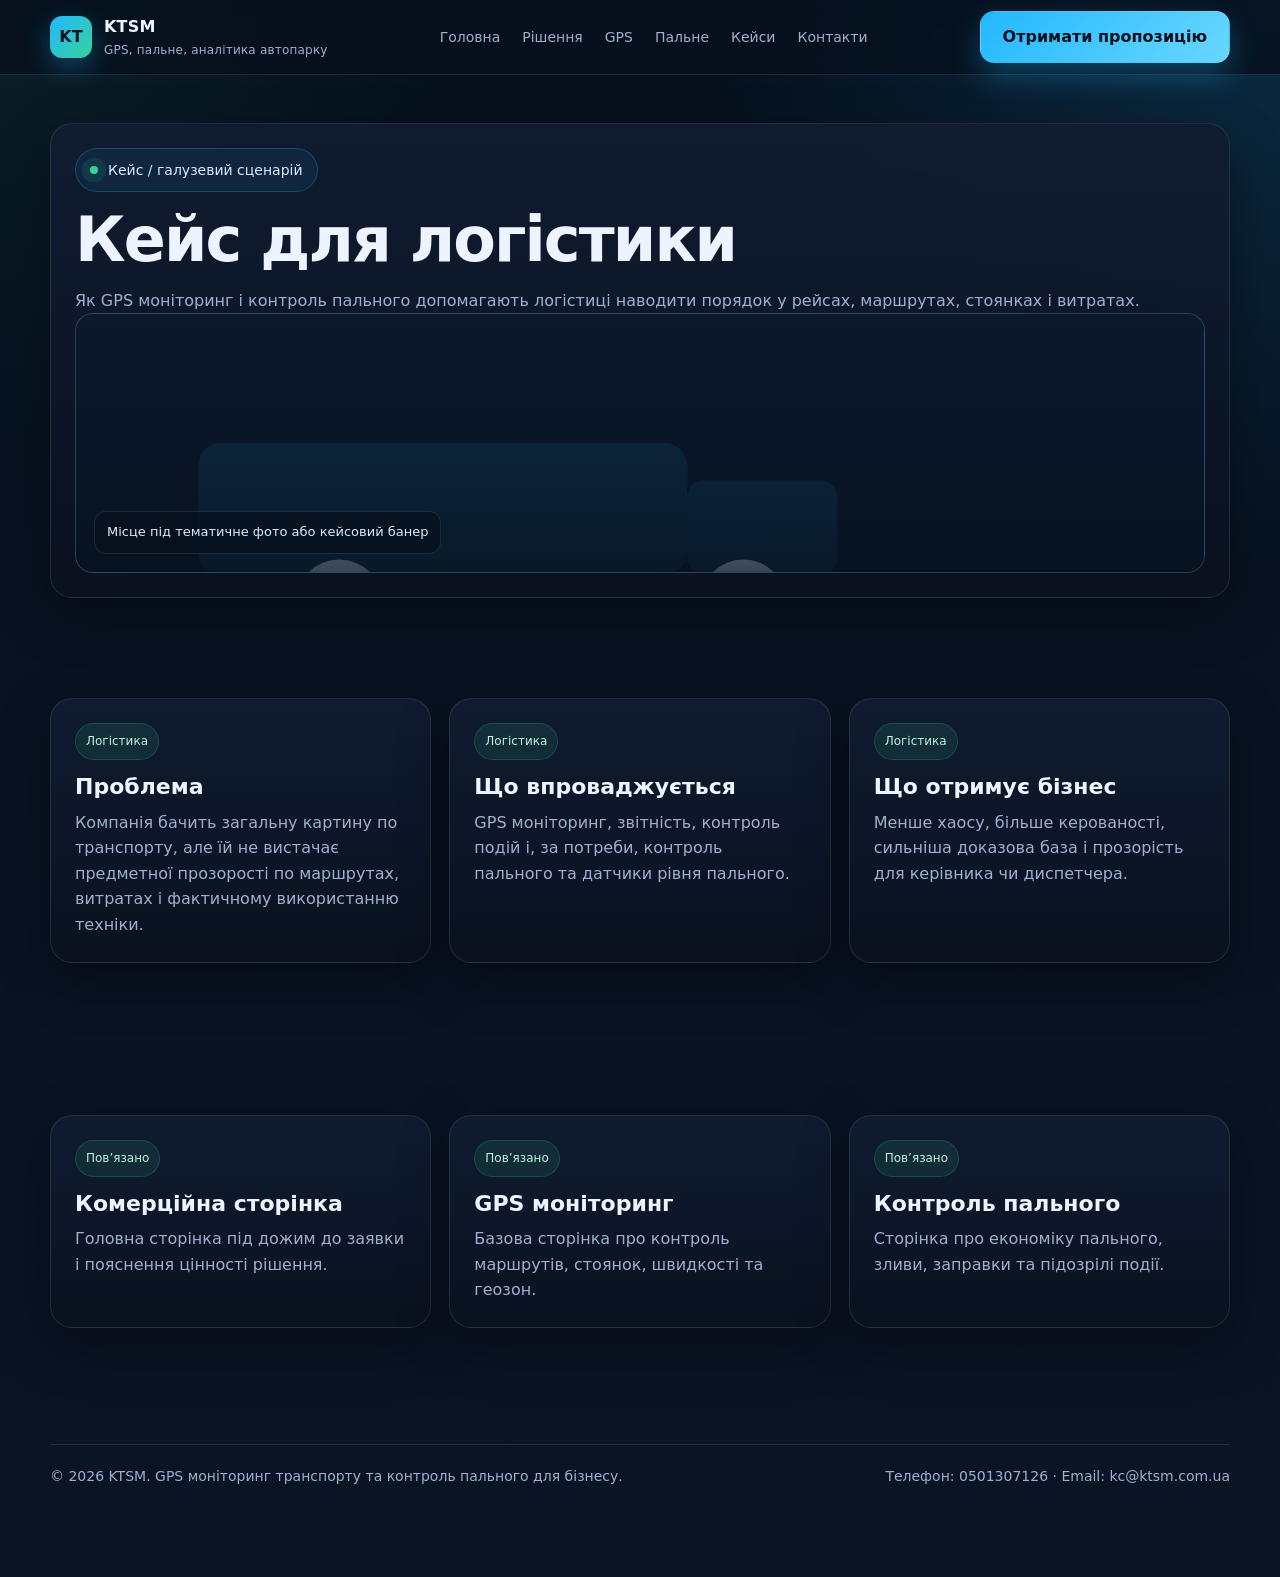
<file: logistics-case.html>
<!DOCTYPE html>
<html lang="uk">
<head>
  <meta charset="UTF-8" />
  <meta name="viewport" content="width=device-width, initial-scale=1.0" />
  <title>Кейс для логістики | KTSM</title>
  <meta name="description" content="Як GPS моніторинг і контроль пального допомагають логістиці наводити порядок у рейсах, маршрутах, стоянках і витратах." />
  <meta name="robots" content="index,follow" />
  <link rel="canonical" href="https://ktsm.com.ua/logistics-case.html" />
  <meta property="og:type" content="website" />
  <meta property="og:title" content="Кейс для логістики | KTSM" />
  <meta property="og:description" content="Як GPS моніторинг і контроль пального допомагають логістиці наводити порядок у рейсах, маршрутах, стоянках і витратах." />
  <meta property="og:url" content="https://ktsm.com.ua/logistics-case.html" />
  <meta property="og:site_name" content="KTSM" />
  <meta property="og:locale" content="uk_UA" />
  <link rel="stylesheet" href="assets/css/style.css" />
</head>
<body>

<header class="topbar">
  <div class="container topbar-inner">
    <a href="index.html" class="logo" aria-label="KTSM">
      <div class="logo-mark">KT</div>
      <div>KTSM<small>GPS, пальне, аналітика автопарку</small></div>
    </a>
    <nav class="nav" aria-label="Головне меню">
      <a href="index.html">Головна</a>
      <a href="fleet-solution.html">Рішення</a>
      <a href="gps-monitoring.html">GPS</a>
      <a href="fuel-control.html">Пальне</a>
      <a href="cases.html">Кейси</a>
      <a href="index.html#contact">Контакти</a>
    </nav>
    <a href="index.html#contact" class="btn btn-primary">Отримати пропозицію</a>
  </div>
</header>

<main>
  <section class="page-hero">
    <div class="container">
      <div class="card">
        <div class="eyebrow"><span class="dot"></span> Кейс / галузевий сценарій</div>
        <h1>Кейс для логістики</h1>
        <p>Як GPS моніторинг і контроль пального допомагають логістиці наводити порядок у рейсах, маршрутах, стоянках і витратах.</p>
        <div class="sector-image logistics"><div class="image-label">Місце під тематичне фото або кейсовий банер</div></div>
      </div>
    </div>
  </section>
  <section>
    <div class="container grid-3">
      <article class="card"><div class="badge">Логістика</div><h3>Проблема</h3><p>Компанія бачить загальну картину по транспорту, але їй не вистачає предметної прозорості по маршрутах, витратах і фактичному використанню техніки.</p></article>
      <article class="card"><div class="badge">Логістика</div><h3>Що впроваджується</h3><p>GPS моніторинг, звітність, контроль подій і, за потреби, контроль пального та датчики рівня пального.</p></article>
      <article class="card"><div class="badge">Логістика</div><h3>Що отримує бізнес</h3><p>Менше хаосу, більше керованості, сильніша доказова база і прозорість для керівника чи диспетчера.</p></article>
    </div>
  </section>
  <section>
    <div class="container grid-3">
      <article class="card"><div class="badge">Пов’язано</div><h3><a href="fleet-solution.html">Комерційна сторінка</a></h3><p>Головна сторінка під дожим до заявки і пояснення цінності рішення.</p></article>
      <article class="card"><div class="badge">Пов’язано</div><h3><a href="gps-monitoring.html">GPS моніторинг</a></h3><p>Базова сторінка про контроль маршрутів, стоянок, швидкості та геозон.</p></article>
      <article class="card"><div class="badge">Пов’язано</div><h3><a href="fuel-control.html">Контроль пального</a></h3><p>Сторінка про економіку пального, зливи, заправки та підозрілі події.</p></article>
    </div>
  </section>
</main>

<footer>
  <div class="container footer-inner">
    <div>© 2026 KTSM. GPS моніторинг транспорту та контроль пального для бізнесу.</div>
    <div>Телефон: 0501307126 · Email: kc@ktsm.com.ua</div>
  </div>
</footer>

<script src="assets/js/main.js"></script>
</body>
</html>
</file>
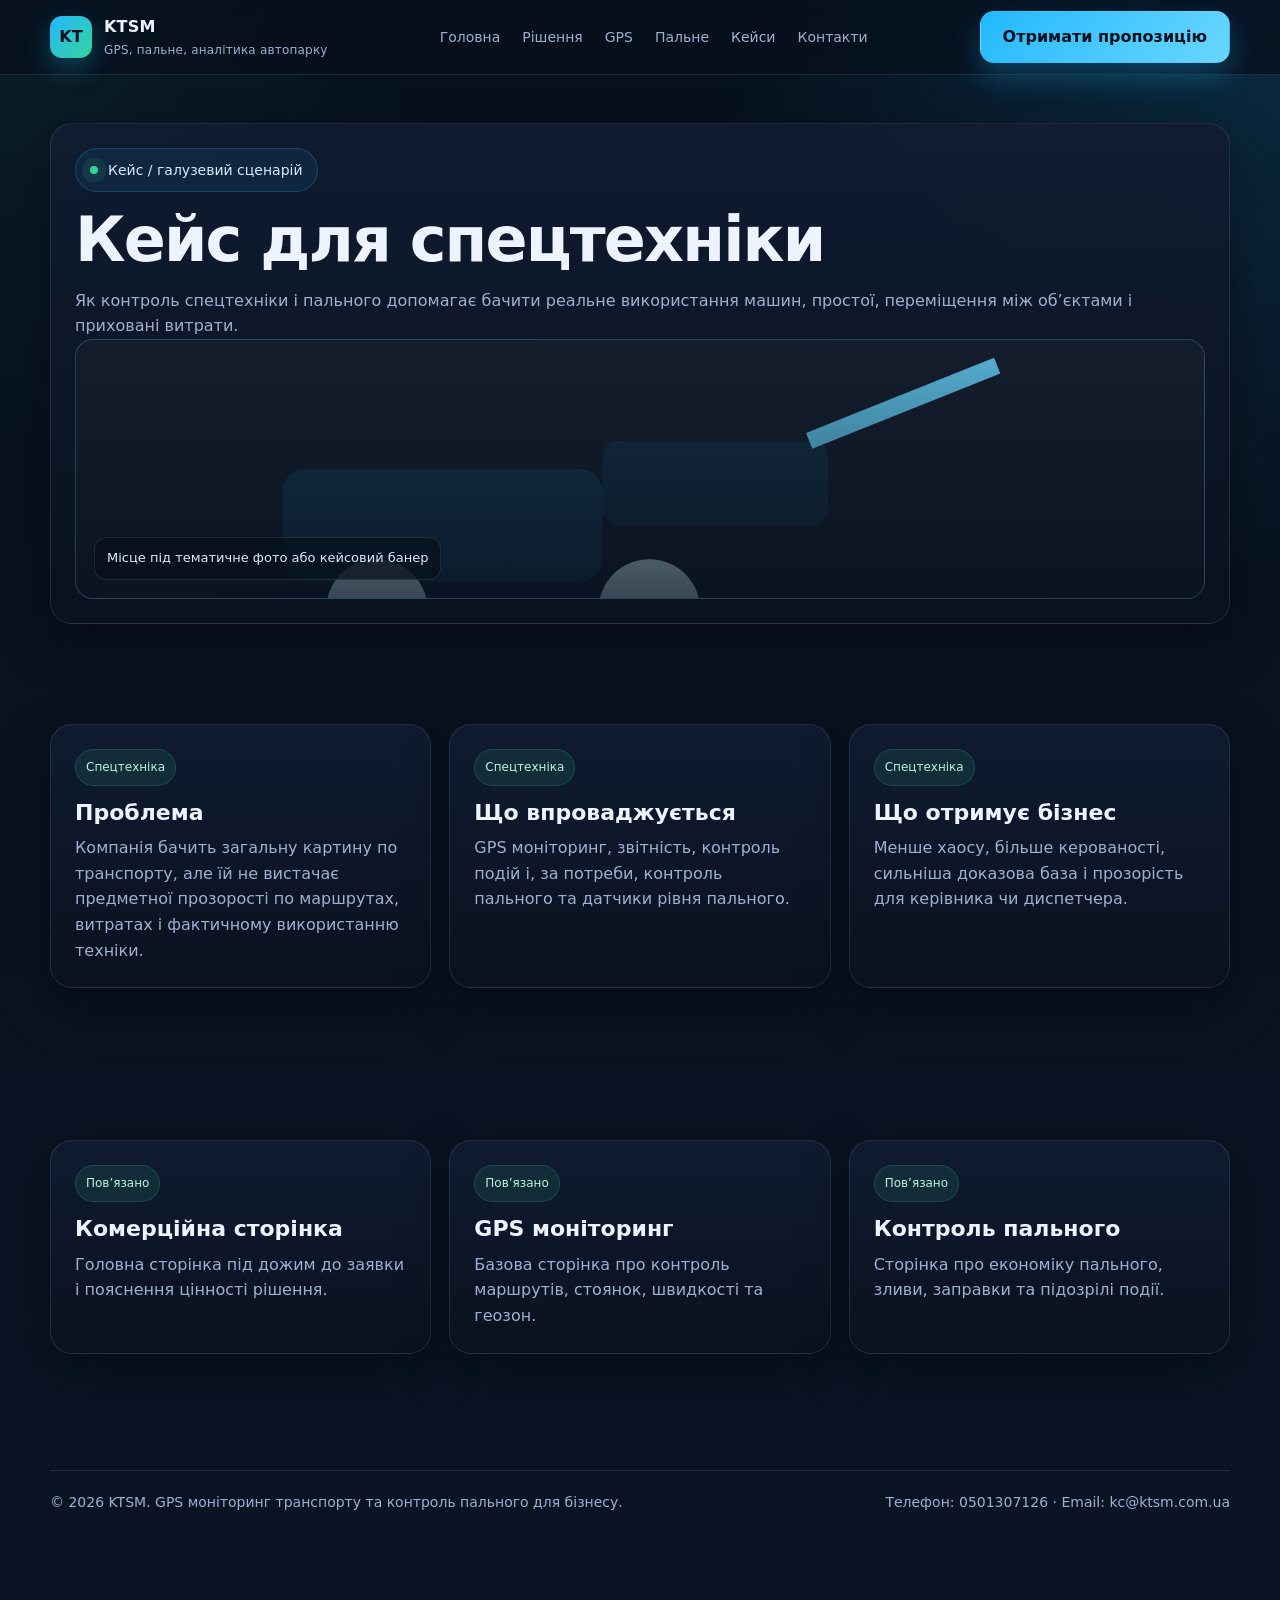
<file: special-equipment-case.html>
<!DOCTYPE html>
<html lang="uk">
<head>
  <meta charset="UTF-8" />
  <meta name="viewport" content="width=device-width, initial-scale=1.0" />
  <title>Кейс для спецтехніки | KTSM</title>
  <meta name="description" content="Як контроль спецтехніки і пального допомагає бачити реальне використання машин, простої, переміщення між об’єктами і приховані витрати." />
  <meta name="robots" content="index,follow" />
  <link rel="canonical" href="https://ktsm.com.ua/special-equipment-case.html" />
  <meta property="og:type" content="website" />
  <meta property="og:title" content="Кейс для спецтехніки | KTSM" />
  <meta property="og:description" content="Як контроль спецтехніки і пального допомагає бачити реальне використання машин, простої, переміщення між об’єктами і приховані витрати." />
  <meta property="og:url" content="https://ktsm.com.ua/special-equipment-case.html" />
  <meta property="og:site_name" content="KTSM" />
  <meta property="og:locale" content="uk_UA" />
  <link rel="stylesheet" href="assets/css/style.css" />
</head>
<body>

<header class="topbar">
  <div class="container topbar-inner">
    <a href="index.html" class="logo" aria-label="KTSM">
      <div class="logo-mark">KT</div>
      <div>KTSM<small>GPS, пальне, аналітика автопарку</small></div>
    </a>
    <nav class="nav" aria-label="Головне меню">
      <a href="index.html">Головна</a>
      <a href="fleet-solution.html">Рішення</a>
      <a href="gps-monitoring.html">GPS</a>
      <a href="fuel-control.html">Пальне</a>
      <a href="cases.html">Кейси</a>
      <a href="index.html#contact">Контакти</a>
    </nav>
    <a href="index.html#contact" class="btn btn-primary">Отримати пропозицію</a>
  </div>
</header>

<main>
  <section class="page-hero">
    <div class="container">
      <div class="card">
        <div class="eyebrow"><span class="dot"></span> Кейс / галузевий сценарій</div>
        <h1>Кейс для спецтехніки</h1>
        <p>Як контроль спецтехніки і пального допомагає бачити реальне використання машин, простої, переміщення між об’єктами і приховані витрати.</p>
        <div class="sector-image equipment"><div class="image-label">Місце під тематичне фото або кейсовий банер</div></div>
      </div>
    </div>
  </section>
  <section>
    <div class="container grid-3">
      <article class="card"><div class="badge">Спецтехніка</div><h3>Проблема</h3><p>Компанія бачить загальну картину по транспорту, але їй не вистачає предметної прозорості по маршрутах, витратах і фактичному використанню техніки.</p></article>
      <article class="card"><div class="badge">Спецтехніка</div><h3>Що впроваджується</h3><p>GPS моніторинг, звітність, контроль подій і, за потреби, контроль пального та датчики рівня пального.</p></article>
      <article class="card"><div class="badge">Спецтехніка</div><h3>Що отримує бізнес</h3><p>Менше хаосу, більше керованості, сильніша доказова база і прозорість для керівника чи диспетчера.</p></article>
    </div>
  </section>
  <section>
    <div class="container grid-3">
      <article class="card"><div class="badge">Пов’язано</div><h3><a href="fleet-solution.html">Комерційна сторінка</a></h3><p>Головна сторінка під дожим до заявки і пояснення цінності рішення.</p></article>
      <article class="card"><div class="badge">Пов’язано</div><h3><a href="gps-monitoring.html">GPS моніторинг</a></h3><p>Базова сторінка про контроль маршрутів, стоянок, швидкості та геозон.</p></article>
      <article class="card"><div class="badge">Пов’язано</div><h3><a href="fuel-control.html">Контроль пального</a></h3><p>Сторінка про економіку пального, зливи, заправки та підозрілі події.</p></article>
    </div>
  </section>
</main>

<footer>
  <div class="container footer-inner">
    <div>© 2026 KTSM. GPS моніторинг транспорту та контроль пального для бізнесу.</div>
    <div>Телефон: 0501307126 · Email: kc@ktsm.com.ua</div>
  </div>
</footer>

<script src="assets/js/main.js"></script>
</body>
</html>
</file>
<file: assets/css/style.css>
:root{
  --bg:#08111f;
  --bg2:#0d172a;
  --card:#101a2f;
  --card2:#12203a;
  --line:rgba(255,255,255,.10);
  --text:#eef4ff;
  --muted:#9fb0cf;
  --accent:#22b8ff;
  --accent2:#6ad7ff;
  --green:#35d39a;
  --warning:#f7b955;
  --shadow:0 18px 50px rgba(0,0,0,.35);
  --max:1180px;
  --radius:22px;
}
*{box-sizing:border-box}
html{scroll-behavior:smooth}
body{
  margin:0;
  font-family:Inter,system-ui,-apple-system,Segoe UI,Roboto,Arial,sans-serif;
  color:var(--text);
  background:
    radial-gradient(circle at top right, rgba(34,184,255,.16), transparent 28%),
    radial-gradient(circle at top left, rgba(53,211,154,.08), transparent 22%),
    linear-gradient(180deg, #06101d 0%, #0a1425 100%);
  line-height:1.6;
}
a{text-decoration:none;color:inherit}
img{max-width:100%;display:block}
.container{width:min(var(--max), calc(100% - 32px));margin:0 auto}
.topbar{
  position:sticky;top:0;z-index:50;
  backdrop-filter:blur(14px);
  background:rgba(7,16,29,.78);
  border-bottom:1px solid var(--line);
}
.topbar-inner{
  min-height:74px;display:flex;align-items:center;justify-content:space-between;gap:16px;
}
.logo{display:flex;align-items:center;gap:12px;font-weight:800;letter-spacing:.2px}
.logo-mark{
  width:42px;height:42px;border-radius:12px;display:grid;place-items:center;
  background:linear-gradient(135deg,var(--accent),var(--green));
  color:#06111f;font-weight:900;box-shadow:0 10px 26px rgba(34,184,255,.3);
}
.logo small{display:block;color:var(--muted);font-weight:500;font-size:12px;margin-top:1px}
.nav{display:flex;align-items:center;gap:22px}
.nav a{color:var(--muted);font-size:14px;transition:.2s ease}
.nav a:hover{color:var(--text)}
.btn{
  min-height:52px;padding:0 22px;border-radius:14px;border:1px solid transparent;
  display:inline-flex;align-items:center;justify-content:center;gap:10px;cursor:pointer;
  font-weight:700;transition:.2s ease;text-align:center;
}
.btn-primary{background:linear-gradient(135deg,var(--accent),var(--accent2));color:#07111d;box-shadow:0 14px 30px rgba(34,184,255,.28)}
.btn-primary:hover{transform:translateY(-1px);filter:brightness(1.03)}
.btn-secondary{background:rgba(255,255,255,.04);border-color:var(--line);color:var(--text)}
.btn-secondary:hover{background:rgba(255,255,255,.07)}
.hero{padding:72px 0 42px}
.hero-grid{display:grid;grid-template-columns:1.12fr .88fr;gap:28px;align-items:center}
.eyebrow{
  display:inline-flex;align-items:center;gap:10px;padding:10px 14px;
  border:1px solid rgba(34,184,255,.24);background:rgba(34,184,255,.08);
  border-radius:999px;color:#d7ebff;font-size:14px;margin-bottom:16px;
}
.dot{width:8px;height:8px;border-radius:50%;background:var(--green);box-shadow:0 0 0 8px rgba(53,211,154,.1)}
h1{margin:0 0 16px;font-size:clamp(34px,5vw,62px);line-height:1.02;letter-spacing:-.03em;max-width:860px}
h2{margin:0 0 10px;font-size:clamp(28px,3.5vw,46px);line-height:1.08;letter-spacing:-.03em}
h3{margin:0 0 10px;font-size:22px;line-height:1.15}
.hero p{margin:0 0 26px;color:var(--muted);font-size:18px;max-width:720px}
.hero-actions{display:flex;gap:14px;flex-wrap:wrap;margin-bottom:22px}
.hero-points{display:grid;grid-template-columns:repeat(2,minmax(0,1fr));gap:12px}
.point{
  padding:14px 16px;border:1px solid var(--line);border-radius:16px;background:rgba(255,255,255,.03);
  display:flex;gap:10px;align-items:flex-start;color:#dbe7fb;font-size:15px;
}
.point b{
  flex:0 0 22px;width:22px;height:22px;border-radius:8px;display:grid;place-items:center;
  background:rgba(53,211,154,.14);color:var(--green);font-size:14px;
}
.hero-card,.card{
  background:linear-gradient(180deg,rgba(17,28,49,.96),rgba(10,18,32,.98));
  border:1px solid var(--line);border-radius:22px;padding:24px;box-shadow:var(--shadow);
}
.dash{display:grid;gap:16px}
.dash-row{display:grid;grid-template-columns:1fr 1fr;gap:16px}
.metric,.mini{
  border:1px solid var(--line);background:rgba(255,255,255,.04);border-radius:18px;padding:18px;
}
.metric small,.mini small{display:block;color:var(--muted);font-size:13px;margin-bottom:8px}
.metric strong{display:block;font-size:30px;margin-bottom:8px}
.metric span,.mini span{color:#c4d3ea;font-size:14px}
.bar{height:10px;border-radius:999px;background:rgba(255,255,255,.07);overflow:hidden;margin-top:12px}
.bar>i{display:block;height:100%;border-radius:999px;background:linear-gradient(90deg,var(--green),var(--accent))}
.trust{padding:12px 0 8px}
.trust-grid{display:grid;grid-template-columns:repeat(4,1fr);gap:14px}
.trust-item{text-align:center;padding:18px;border:1px solid var(--line);border-radius:18px;background:rgba(255,255,255,.03)}
.trust-item strong{display:block;font-size:28px;margin-bottom:6px}
.trust-item span{color:var(--muted);font-size:14px}
section{padding:76px 0}
.section-head{max-width:780px;margin-bottom:28px}
.section-head p{margin:0;color:var(--muted);font-size:18px}
.grid-3{display:grid;grid-template-columns:repeat(3,1fr);gap:18px}
.grid-2{display:grid;grid-template-columns:repeat(2,1fr);gap:18px}
.badge{
  display:inline-flex;margin-bottom:14px;padding:8px 10px;border-radius:999px;
  border:1px solid rgba(53,211,154,.2);background:rgba(53,211,154,.1);color:#bff3de;font-size:12px;
}
.card p{margin:0;color:var(--muted);font-size:16px}
.list{display:grid;gap:14px;margin-top:20px}
.li{
  display:flex;gap:12px;align-items:flex-start;padding:16px 18px;border:1px solid var(--line);
  border-radius:16px;background:rgba(255,255,255,.03);
}
.li .mark{
  width:28px;height:28px;border-radius:10px;flex:0 0 28px;display:grid;place-items:center;
  background:rgba(34,184,255,.14);color:var(--accent2);font-weight:900;
}
.li strong{display:block;margin-bottom:4px}
.li span{color:var(--muted);font-size:15px}
.roi{display:grid;grid-template-columns:1fr .92fr;gap:20px;align-items:start}
.field{display:grid;gap:8px;margin-bottom:14px}
.field label{font-size:14px;color:#dce8fb}
.field input,.field select,.field textarea{
  width:100%;min-height:54px;border-radius:14px;border:1px solid var(--line);
  background:rgba(255,255,255,.04);color:var(--text);padding:14px 16px;outline:none;font:inherit;
}
textarea{min-height:120px;resize:vertical}
.calc-result{position:sticky;top:92px}
.big{font-size:42px;line-height:1;font-weight:900;margin:6px 0 8px}
.subtle{color:var(--muted);font-size:14px}
.quotes{display:grid;grid-template-columns:repeat(3,1fr);gap:18px}
.quote{position:relative}
.quote:before{
  content:"“";position:absolute;top:8px;right:16px;font-size:72px;line-height:1;color:rgba(255,255,255,.06);font-weight:900;
}
.person{display:flex;align-items:center;gap:12px;margin-top:16px}
.avatar{
  width:44px;height:44px;border-radius:50%;display:grid;place-items:center;
  background:linear-gradient(135deg,var(--accent),var(--green));color:#07111d;font-weight:900;
}
.cta-band{
  padding:28px;border-radius:28px;border:1px solid rgba(34,184,255,.22);
  background:
    radial-gradient(circle at right top, rgba(34,184,255,.16), transparent 24%),
    linear-gradient(180deg, rgba(17,27,46,.96), rgba(10,18,32,.98));
  box-shadow:var(--shadow);display:grid;grid-template-columns:1.1fr .9fr;gap:20px;align-items:center;
}
.cta-band h2{margin:0 0 10px;font-size:36px;line-height:1.08}
.cta-band p{margin:0;color:var(--muted);font-size:17px}
.faq-item{border:1px solid var(--line);background:rgba(255,255,255,.03);border-radius:18px;overflow:hidden}
.faq-q{
  width:100%;background:none;border:0;color:var(--text);text-align:left;padding:18px 20px;font:inherit;font-weight:700;
  display:flex;justify-content:space-between;gap:20px;cursor:pointer;
}
.faq-a{display:none;padding:0 20px 18px;color:var(--muted)}
.faq-item.active .faq-a{display:block}
.contact-grid{display:grid;grid-template-columns:1fr 1fr;gap:18px}
.contact-info{display:grid;gap:14px}
.contact-link{
  padding:16px 18px;border:1px solid var(--line);border-radius:16px;background:rgba(255,255,255,.03);
}
.contact-link strong{display:block;margin-bottom:4px}
.contact-link span{color:var(--muted);font-size:15px}
.success,.error{display:none;margin-top:14px;padding:14px 16px;border-radius:14px;font-size:14px}
.success{background:rgba(53,211,154,.1);border:1px solid rgba(53,211,154,.22);color:#c6f5e3}
.error{background:rgba(255,122,122,.1);border:1px solid rgba(255,122,122,.2);color:#ffd7d7}
footer{padding:40px 0 90px;color:var(--muted);font-size:14px}
.footer-inner{display:flex;flex-wrap:wrap;justify-content:space-between;gap:20px;border-top:1px solid var(--line);padding-top:20px}
.sticky{position:fixed;left:16px;right:16px;bottom:16px;z-index:60;display:none}
.sticky-inner{
  padding:12px;border:1px solid var(--line);border-radius:18px;backdrop-filter:blur(14px);
  background:rgba(8,14,24,.88);box-shadow:var(--shadow);display:flex;align-items:center;justify-content:space-between;gap:12px;
}
.sticky strong{font-size:14px}
.sticky span{display:block;font-size:12px;color:var(--muted)}
.page-hero{padding:48px 0 24px}
.ktsm-hero-image,.sector-image{
  border-radius:18px;border:1px solid var(--line);overflow:hidden;position:relative;min-height:260px;
  background:linear-gradient(135deg, rgba(34,184,255,.22), rgba(53,211,154,.12));
}
.ktsm-hero-image::before,.sector-image::before{
  content:"";position:absolute;inset:0;
  background:
    linear-gradient(180deg, rgba(6,16,29,.12), rgba(6,16,29,.72)),
    url('/assets/img/placeholder-hero.svg') center/cover no-repeat;
}
.sector-image.logistics::before{background:
    linear-gradient(180deg, rgba(6,16,29,.18), rgba(6,16,29,.76)),
    url('/assets/img/placeholder-logistics.svg') center/cover no-repeat;}
.sector-image.agro::before{background:
    linear-gradient(180deg, rgba(6,16,29,.18), rgba(6,16,29,.76)),
    url('/assets/img/placeholder-agro.svg') center/cover no-repeat;}
.sector-image.equipment::before{background:
    linear-gradient(180deg, rgba(6,16,29,.18), rgba(6,16,29,.76)),
    url('/assets/img/placeholder-equipment.svg') center/cover no-repeat;}
.image-label{
  position:absolute;left:18px;bottom:18px;z-index:2;padding:10px 12px;border-radius:12px;
  background:rgba(7,16,29,.72);border:1px solid rgba(255,255,255,.1);font-size:13px;color:#d9ecff;
}
.logo-strip{display:grid;grid-template-columns:repeat(5,1fr);gap:14px}
.logo-chip{
  height:68px;border:1px solid var(--line);border-radius:16px;background:rgba(255,255,255,.03);
  display:grid;place-items:center;color:#d8e8ff;font-weight:800;letter-spacing:.05em;
}
.ktsm-icon-row{display:grid;grid-template-columns:repeat(4,1fr);gap:14px}
.ktsm-icon{
  border:1px solid var(--line);border-radius:18px;background:rgba(255,255,255,.03);padding:18px;text-align:center;
}
.ktsm-icon strong{display:block;margin-top:8px}
.note{
  padding:14px 16px;border:1px dashed rgba(34,184,255,.32);border-radius:14px;background:rgba(34,184,255,.06);color:#d3e9ff;font-size:14px;
}
@media (max-width:1050px){
  .hero-grid,.roi,.cta-band,.grid-3,.quotes,.contact-grid,.ktsm-icon-row,.logo-strip{grid-template-columns:1fr}
  .trust-grid{grid-template-columns:repeat(2,1fr)}
  .calc-result{position:static}
  .nav{display:none}
}
@media (max-width:760px){
  .hero{padding-top:48px}
  h1{font-size:38px}
  .hero p,.section-head p,.cta-band p{font-size:16px}
  .hero-points,.dash-row,.grid-2{grid-template-columns:1fr}
  .trust-grid{grid-template-columns:1fr}
  .sticky{display:block}
  .btn{width:100%}
  .hero-actions{display:grid;grid-template-columns:1fr}
}
</file>
